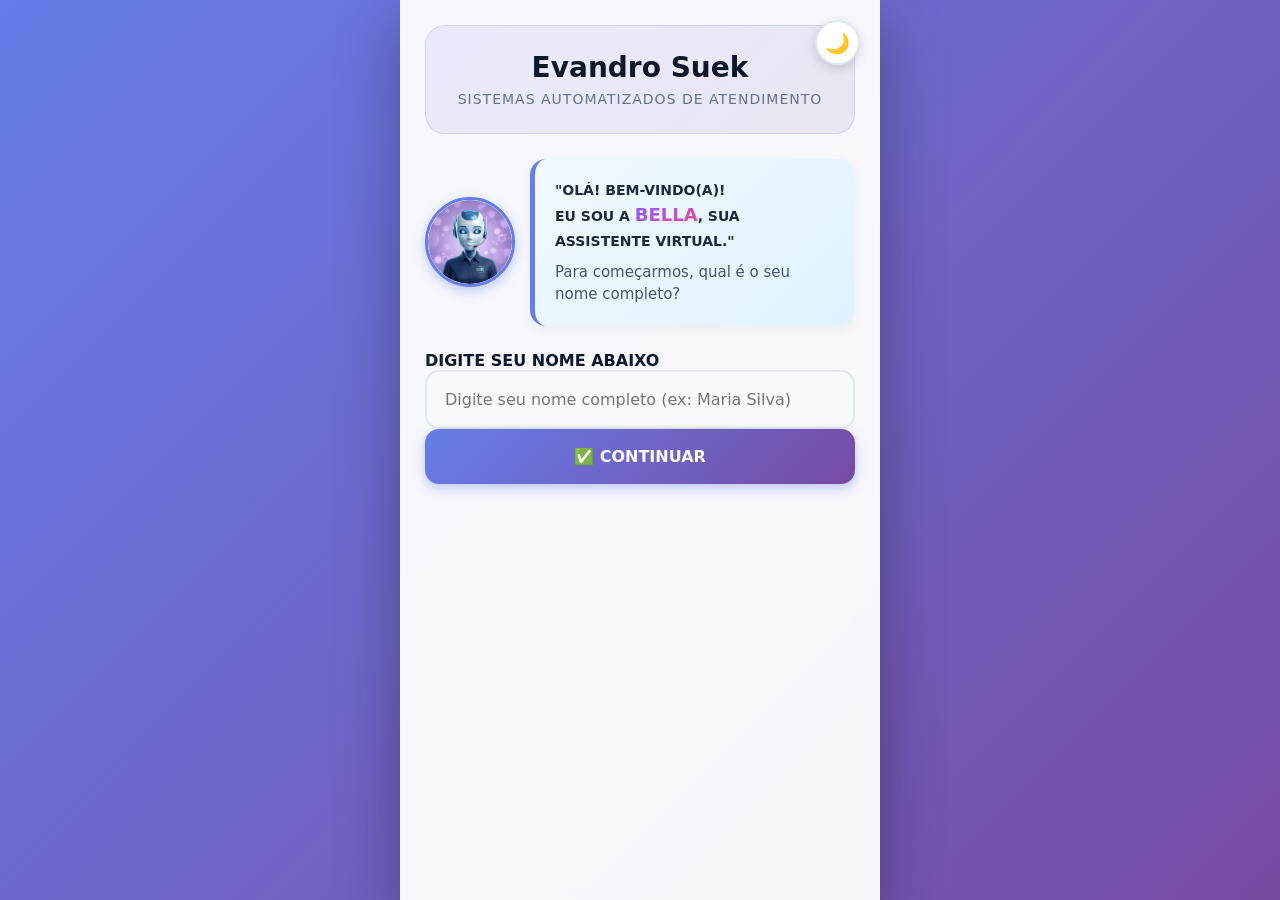
<file: index.html>
<!DOCTYPE html>
<html lang="pt-BR">
<head>
    <meta charset="UTF-8">
    <meta name="viewport" content="width=device-width, initial-scale=1.0">
    <title>Agendamento Online</title>
    <link rel="stylesheet" href="style.css">
    <link rel="stylesheet" href="configuracoes_bot.css">
</head>
<body>
    <div id="app-container">

        <!-- TELA 0: ENTRADA -->
        <div id="tela-entrada" class="tela ativa">
            <button onclick="alternarTema()" id="btn-tema" class="btn-flutuante">🌙</button>
            
            <div class="box-empresa">
                <h1 id="display-nome-empresa">Evandro Suek</h1>
                <span class="subtitulo-empresa" id="display-subtitulo">Sistemas Automatizados de Atendimento</span>
            </div>
            
            <div class="row-bot-info">
                <div class="box-foto-bot">
                    <img src="bot.png" alt="Bot" onerror="this.src='https://ui-avatars.com/api/?name=Bot&background=8b5cf6&color=fff&size=150'">
                </div>
                <div class="box-msg-bot">
                    <p class="msg-bot-principal">"OLÁ! BEM-VINDO(A)!<br>EU SOU A <span class="destaque-bella" id="display-nome-bot">BELLA</span>, SUA ASSISTENTE VIRTUAL."</p>
                    <p class="msg-bot-secundaria">Para começarmos, qual é o seu nome completo?</p>
                </div>
            </div>
            
            <div class="box-orientacao">
                <strong>DIGITE SEU NOME ABAIXO</strong>
            </div>
            
            <div class="box-input-nome">
               <input type="text" id="input-nome-cliente" placeholder="Digite seu nome completo (ex: Maria Silva)" required>
            </div>
            
            <button onclick="iniciarSistema()" class="btn-grande btn-primario">✅ CONTINUAR</button>
        </div>

        <!-- TELA 1: BOAS-VINDAS -->
        <div id="tela-boas-vindas" class="tela">
            <div class="header-box">
                <h1>Olá, <span id="nome-cliente-destaque">...</span>!</h1>
                <p class="msg-intro">Como posso ajudar você hoje?</p>
            </div>

            <button id="btn-meus-agendamentos" onclick="navegar('tela-agendamentos')" class="btn-grande btn-terciario" style="display: none;">
                  VER MEUS AGENDAMENTOS
            </button>

            <div class="botoes-acao">
                <button onclick="navegar('tela-servicos')" class="btn-grande btn-primario">📅 AGENDAR AGORA</button>
                <button onclick="navegar('tela-servicos')" class="btn-grande btn-secundario">📋 SERVIÇOS</button>
                <button onclick="alert('Chamando atendente...')" class="btn-grande btn-terciario">👤 FALAR COM ATENDENTE</button>
            </div>
        </div>

        <!-- TELA 2: SERVIÇOS -->
        <div id="tela-servicos" class="tela">
            <div class="header-simples">
                <button onclick="navegar('tela-boas-vindas')" class="btn-voltar">← Voltar</button>
                <h2>Nossos <span class="destaque-nome">SERVIÇOS</span></h2>
            </div>
            <div class="lista-servicos">
                <div class="card-servico" onclick="selecionarServico('Corte Masculino')">
                    <span class="emoji">✂️</span>
                    <div class="info"><strong>Corte Masculino</strong><span class="detalhes">R$ 35,00 • 30 min</span></div>
                </div>
                <div class="card-servico" onclick="selecionarServico('Barba Completa')">
                    <span class="emoji">🧔</span>
                    <div class="info"><strong>Barba Completa</strong><span class="detalhes">R$ 25,00 • 25 min</span></div>
                </div>
                <div class="card-servico" onclick="selecionarServico('Corte + Barba')">
                    <span class="emoji">✨</span>
                    <div class="info"><strong>Corte + Barba</strong><span class="detalhes">R$ 55,00 • 50 min</span></div>
                </div>
            </div>
        </div>

        <!-- TELA 3: DATA -->
        <div id="tela-data" class="tela">
            <div class="header-simples">
                <button onclick="navegar('tela-servicos')" class="btn-voltar">← Voltar</button>
                <h2>Escolha o Dia</h2>
            </div>
            <div class="lista-datas">
                <div class="card-data" onclick="selecionarData('Hoje, Segunda')">
                    <span class="emoji">📆</span>
                    <div class="info"><strong>HOJE</strong><span class="detalhes" id="label-hoje">Segunda-feira</span></div>
                </div>
                <div class="card-data" onclick="selecionarData('Amanhã, Terça')">
                    <span class="emoji"></span>
                    <div class="info"><strong>AMANHÃ</strong><span class="detalhes" id="label-amanha">Terça-feira</span></div>
                </div>
                <div class="card-data" onclick="selecionarData('Outro Dia')">
                    <span class="emoji">🗓️</span>
                    <div class="info"><strong>OUTRO DIA</strong><span class="detalhes">Calendário</span></div>
                </div>
            </div>
        </div>

        <!-- TELA 4: CALENDÁRIO -->
        <div id="tela-calendario" class="tela">
            <div class="header-simples">
                <button onclick="navegar('tela-data')" class="btn-voltar">← Voltar</button>
                <h2>Calendário</h2>
            </div>
            <div class="calendario-wrapper">
                <div class="calendario-header">
                    <button onclick="mudarMes(-1)" class="btn-nav-cal">◀</button>
                    <span id="mes-ano-cal"></span>
                    <button onclick="mudarMes(1)" class="btn-nav-cal">▶</button>
                </div>
                <div class="calendario-semanas">
                    <div>D</div><div>S</div><div>T</div><div>Q</div><div>Q</div><div>S</div><div>S</div>
                </div>
                <div class="calendario-dias" id="calendario-dias"></div>
            </div>
        </div>

        <!-- TELA 5: TURNO -->
        <div id="tela-turno" class="tela">
            <div class="header-simples">
                <button onclick="navegar('tela-data')" class="btn-voltar">← Voltar</button>
                <h2>Qual período prefere?</h2>
            </div>
            <p class="texto-orientacao">Para: <span id="turno-data-display" class="destaque-texto">...</span></p>
            <div class="grid-turnos">
                <button onclick="selecionarTurno('dia')" class="card-turno dia">
                    <span class="emoji-grande">🌞</span><strong>DIA</strong>
                </button>
                <button onclick="selecionarTurno('noite')" class="card-turno noite">
                    <span class="emoji-grande">🌙</span><strong>NOITE</strong>
                </button>
            </div>
        </div>

        <!-- TELA 6: HORÁRIO -->
        <div id="tela-horario" class="tela">
            <div class="header-simples">
                <button onclick="navegar('tela-turno')" class="btn-voltar">← Voltar</button>
                <h2>Horários (<span id="turno-atual-display">Dia</span>)</h2>
            </div>
            <p class="texto-orientacao">Escolha um horário:</p>
            <div class="lista-horarios" id="lista-horarios-dinamica"></div>
        </div>

        <!-- TELA 7: WHATSAPP -->
        <div id="tela-whatsapp" class="tela">
            <div class="header-simples">
                <button onclick="navegar('tela-horario')" class="btn-voltar">← Voltar</button>
                <h2>Confirmar</h2>
            </div>
            <div class="input-group">
                <label>Seu WhatsApp:</label>
                <input type="tel" id="input-telefone" placeholder="(XX) 9XXXX-XXXX" oninput="mascararTelefone(this)">
            </div>
            <button onclick="confirmarAgendamento()" class="btn-grande btn-primario">✅ FINALIZAR AGENDAMENTO</button>
        </div>

        <!-- TELA 8: SUCESSO -->
        <div id="tela-sucesso" class="tela">
            <div class="header-sucesso">
                <span class="emoji-grande"></span>
                <h2>AGENDADO COM SUCESSO!</h2>
            </div>
            <div class="card-resumo">
                <p>👤 <span id="resumo-nome">...</span></p>
                <p>✂️ <span class="destaque-nome" id="resumo-servico">...</span></p>
                <p> <span id="resumo-data">...</span></p>
                <p>🕐 <span id="resumo-hora">...</span></p>
            </div>
            <button onclick="reagendarAgora()" class="btn-grande btn-secundario">📅 REAGENDAR</button>
            <button onclick="cancelarAgora()" class="btn-grande btn-cancelar">❌ CANCELAR</button>
            <button onclick="window.location.reload()" class="btn-grande btn-terciario">🏠 INÍCIO</button>
        </div>

        <!-- TELA 9: MEUS AGENDAMENTOS -->
        <div id="tela-agendamentos" class="tela">
            <div class="header-simples">
                <button onclick="navegar('tela-boas-vindas')" class="btn-voltar">← Voltar</button>
                <h2>Meus Agendamentos</h2>
            </div>
            <div id="lista-agendamentos"></div>
            <div id="msg-sem-agendamento" style="display:none; text-align:center; padding:40px 0;">
                <span class="emoji-grande">📭</span>
                <p>Nenhum agendamento encontrado.</p>
                <button onclick="navegar('tela-servicos')" class="btn-grande btn-primario" style="margin-top:15px;">FAZER AGENDAMENTO</button>
            </div>
        </div>

    </div>
    <script src="script.js"></script>
</body>
</html>
</file>
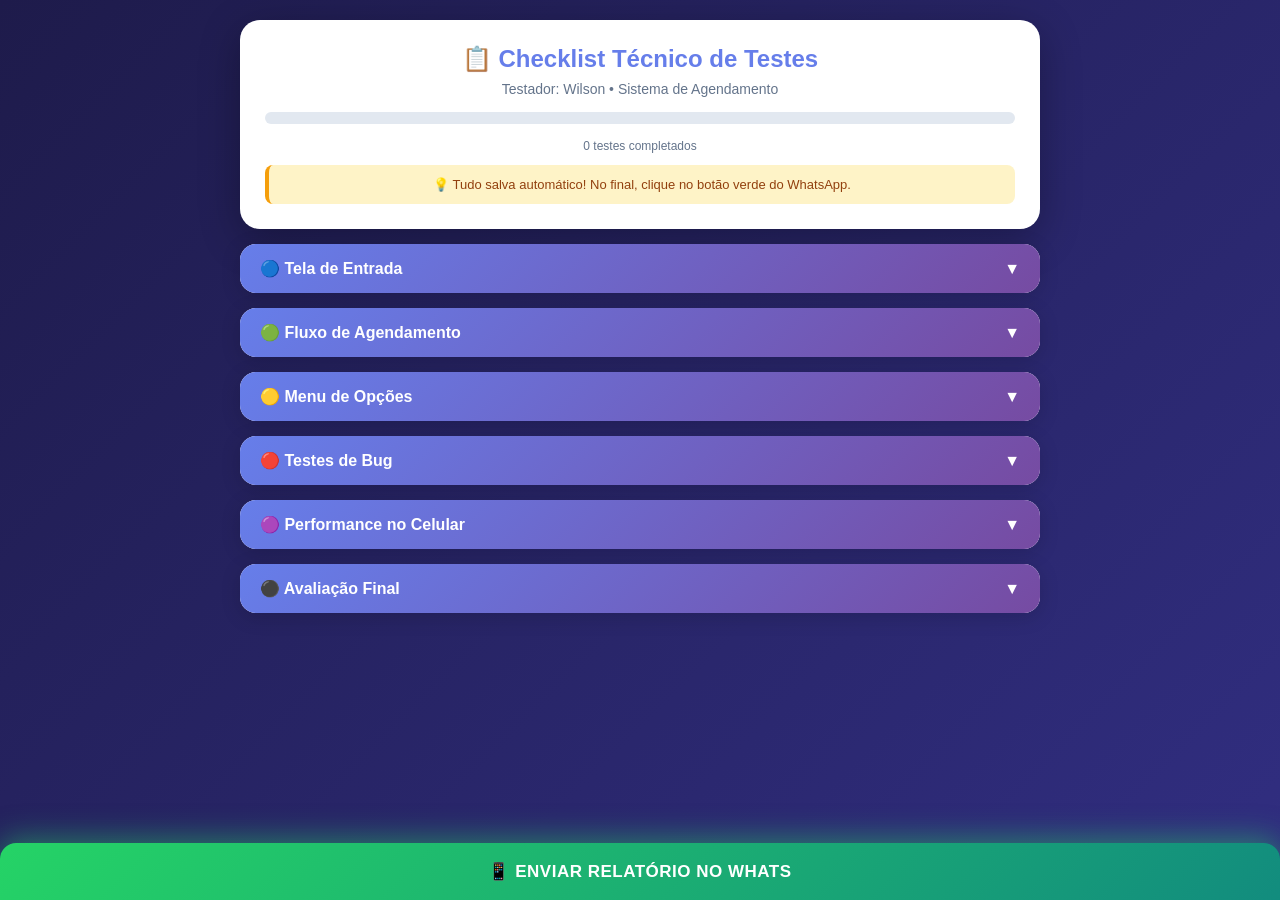
<file: checklist_wilson.html>
<!DOCTYPE html>
<html lang="pt-BR">
<head>
    <meta charset="UTF-8">
    <meta name="viewport" content="width=device-width, initial-scale=1.0, maximum-scale=1.0, user-scalable=no">
    <title>Checklist Técnico - Wilson</title>
    <style>
        * { margin: 0; padding: 0; box-sizing: border-box; font-family: 'Segoe UI', sans-serif; }
        body { background: linear-gradient(135deg, #1e1b4b, #312e81); min-height: 100vh; padding: 20px 15px; padding-bottom: 100px; }
        .container { max-width: 800px; margin: 0 auto; }
        
        .header { background: white; border-radius: 20px; padding: 25px; margin-bottom: 15px; text-align: center; box-shadow: 0 10px 40px rgba(0,0,0,0.3); }
        .header h1 { color: #667eea; font-size: 24px; margin-bottom: 8px; }
        .header p { color: #64748b; font-size: 14px; }
        
        .progresso { background: #e2e8f0; border-radius: 10px; height: 12px; margin: 15px 0; overflow: hidden; }
        .progresso-fill { background: #10b981; height: 100%; width: 0%; transition: width 0.3s; }
        
        .secao { background: white; border-radius: 16px; margin-bottom: 15px; overflow: hidden; box-shadow: 0 4px 20px rgba(0,0,0,0.15); }
        .secao-header { background: linear-gradient(135deg, #667eea, #764ba2); color: white; padding: 15px 20px; cursor: pointer; display: flex; justify-content: space-between; align-items: center; font-weight: 600; }
        .secao-conteudo { display: none; padding: 15px 20px; }
        .secao-conteudo.aberta { display: block; }
        
        .teste { background: #f8fafc; border: 2px solid #e2e8f0; border-radius: 12px; padding: 15px; margin-bottom: 12px; }
        .teste.completo { border-color: #10b981; background: #f0fdf4; }
        .teste-titulo { font-weight: 700; color: #1e293b; font-size: 15px; margin-bottom: 8px; display: block; }
        .teste-desc { color: #64748b; font-size: 13px; margin-bottom: 10px; line-height: 1.5; }
        
        .opcoes { display: flex; flex-wrap: wrap; gap: 8px; margin: 10px 0; }
        .opcao { flex: 1; min-width: 100px; }
        .opcao input { display: none; }
        .opcao label { display: block; background: white; border: 2px solid #e2e8f0; border-radius: 8px; padding: 8px; text-align: center; font-size: 13px; cursor: pointer; }
        .opcao input:checked + label { border-color: #667eea; background: #ede9fe; color: #667eea; font-weight: 700; }
        
        .anotacao { margin-top: 10px; }
        .anotacao label { display: block; font-size: 12px; color: #64748b; margin-bottom: 4px; font-weight: 600; }
        .anotacao textarea { width: 100%; min-height: 50px; padding: 10px; border: 2px solid #e2e8f0; border-radius: 8px; font-size: 13px; resize: vertical; }
        
        .checkbox { display: flex; align-items: center; gap: 8px; margin: 8px 0; padding: 8px; background: white; border-radius: 8px; }
        .checkbox input { width: 18px; height: 18px; }
        .checkbox label { font-size: 13px; color: #475569; cursor: pointer; }
        
        /* BOTÃO WHATSAPP GIGANTE */
        .btn-whatsapp {
            position: fixed; bottom: 0; left: 0; right: 0;
            background: linear-gradient(135deg, #25D366, #128C7E);
            color: white; padding: 18px 15px; font-size: 17px; font-weight: 800;
            border: none; border-radius: 16px 16px 0 0; cursor: pointer;
            z-index: 1000; box-shadow: 0 -4px 30px rgba(37,211,102,0.5);
            text-transform: uppercase; letter-spacing: 0.5px;
            display: flex; align-items: center; justify-content: center; gap: 10px;
        }
        .btn-whatsapp:active { transform: scale(0.98); }
        
        /* MODAL */
        .modal { display: none; position: fixed; top: 0; left: 0; right: 0; bottom: 0; background: rgba(0,0,0,0.85); z-index: 2000; justify-content: center; align-items: center; }
        .modal.ativo { display: flex; }
        .modal-box { background: white; border-radius: 24px; padding: 35px 25px; text-align: center; max-width: 90%; width: 380px; animation: slideUp 0.3s; }
        @keyframes slideUp { from { transform: translateY(30px); opacity: 0; } to { transform: translateY(0); opacity: 1; } }
        .modal-emoji { font-size: 56px; margin-bottom: 15px; }
        .modal h2 { color: #25D366; font-size: 24px; margin-bottom: 12px; }
        .modal p { color: #64748b; font-size: 15px; line-height: 1.6; margin-bottom: 20px; }
        .modal-btn { background: linear-gradient(135deg, #667eea, #764ba2); color: white; border: none; padding: 12px 28px; border-radius: 12px; font-size: 15px; font-weight: 700; cursor: pointer; }
    </style>
</head>
<body>

<div class="container">
    <div class="header">
        <h1>📋 Checklist Técnico de Testes</h1>
        <p>Testador: Wilson • Sistema de Agendamento</p>
        <div class="progresso"><div class="progresso-fill" id="progresso"></div></div>
        <p style="font-size:12px;color:#64748b" id="progresso-texto">0 testes completados</p>
        <div style="background:#fef3c7;border-left:4px solid #f59e0b;padding:12px;border-radius:8px;margin-top:12px;font-size:13px;color:#92400e">
            💡 Tudo salva automático! No final, clique no botão verde do WhatsApp.
        </div>
    </div>

    <!-- SEÇÃO 1: TELA DE ENTRADA -->
    <div class="secao">
        <div class="secao-header" onclick="toggle(this)">🔵 Tela de Entrada <span>▼</span></div>
        <div class="secao-conteudo">
            <div class="teste">
                <span class="teste-titulo">1.1 Validação: Só nome (sem sobrenome)</span>
                <div class="teste-desc">Digite "Wilson" e clique em CONTINUAR. O sistema deve bloquear.</div>
                <div class="opcoes">
                    <div class="opcao"><input type="radio" name="t1-1" id="t1-1-a" value="ok"><label for="t1-1-a">✅ Bloqueou</label></div>
                    <div class="opcao"><input type="radio" name="t1-1" id="t1-1-b" value="fail"><label for="t1-1-b">❌ Deixou passar</label></div>
                    <div class="opcao"><input type="radio" name="t1-1" id="t1-1-c" value="travou"><label for="t1-1-c">️ Travou</label></div>
                </div>
                <div class="anotacao"><label>📝 Anotação:</label><textarea></textarea></div>
            </div>
            <div class="teste">
                <span class="teste-titulo">1.2 Entrada: Nome + Sobrenome</span>
                <div class="teste-desc">Digite "Wilson Silva" e clique em CONTINUAR.</div>
                <div class="opcoes">
                    <div class="opcao"><input type="radio" name="t1-2" id="t1-2-a" value="ok"><label for="t1-2-a">✅ Avançou rápido</label></div>
                    <div class="opcao"><input type="radio" name="t1-2" id="t1-2-b" value="lento"><label for="t1-2-b">⚠️ Demorou</label></div>
                    <div class="opcao"><input type="radio" name="t1-2" id="t1-2-c" value="fail"><label for="t1-2-c">❌ Erro</label></div>
                </div>
                <div class="anotacao"><label>📝 Anotação:</label><textarea></textarea></div>
            </div>
            <div class="teste">
                <span class="teste-titulo">1.3 Formatação do nome</span>
                <div class="teste-desc">Digite "wilson silva" (minúsculo). O sistema corrigiu?</div>
                <div class="opcoes">
                    <div class="opcao"><input type="radio" name="t1-3" id="t1-3-a" value="ok"><label for="t1-3-a">✅ Corrigiu</label></div>
                    <div class="opcao"><input type="radio" name="t1-3" id="t1-3-b" value="fail"><label for="t1-3-b">❌ Não corrigiu</label></div>
                </div>
                <div class="anotacao"><label>📝 Anotação:</label><textarea></textarea></div>
            </div>
        </div>
    </div>

    <!-- SEÇÃO 2: FLUXO DE AGENDAMENTO -->
    <div class="secao">
        <div class="secao-header" onclick="toggle(this)">🟢 Fluxo de Agendamento <span>▼</span></div>
        <div class="secao-conteudo">
            <div class="teste">
                <span class="teste-titulo">2.1 Escolha de Serviço</span>
                <div class="opcoes">
                    <div class="opcao"><input type="radio" name="t2-1" id="t2-1-a" value="ok"><label for="t2-1-a">✅ Selecionou</label></div>
                    <div class="opcao"><input type="radio" name="t2-1" id="t2-1-b" value="fail"><label for="t2-1-b">❌ Não funcionou</label></div>
                </div>
                <div class="anotacao"><label>📝 Anotação:</label><textarea></textarea></div>
            </div>
            <div class="teste">
                <span class="teste-titulo">2.2 Escolha de Data</span>
                <div class="opcoes">
                    <div class="opcao"><input type="radio" name="t2-2" id="t2-2-a" value="ok"><label for="t2-2-a">✅ Funcionou</label></div>
                    <div class="opcao"><input type="radio" name="t2-2" id="t2-2-b" value="bug"><label for="t2-2-b">⚠️ Datas passadas clicáveis</label></div>
                </div>
                <div class="anotacao"><label>📝 Anotação:</label><textarea></textarea></div>
            </div>
            <div class="teste">
                <span class="teste-titulo">2.3 Escolha de Horário</span>
                <div class="opcoes">
                    <div class="opcao"><input type="radio" name="t2-3" id="t2-3-a" value="ok"><label for="t2-3-a">✅ Selecionou</label></div>
                    <div class="opcao"><input type="radio" name="t2-3" id="t2-3-b" value="fail"><label for="t2-3-b">❌ Não destacou</label></div>
                </div>
                <div class="anotacao"><label>📝 Anotação:</label><textarea></textarea></div>
            </div>
            <div class="teste">
                <span class="teste-titulo">2.4 Confirmação do Agendamento</span>
                <div class="opcoes">
                    <div class="opcao"><input type="radio" name="t2-4" id="t2-4-a" value="ok"><label for="t2-4-a">✅ Mensagem de sucesso</label></div>
                    <div class="opcao"><input type="radio" name="t2-4" id="t2-4-b" value="fail"><label for="t2-4-b">❌ Sem mensagem</label></div>
                </div>
                <div class="anotacao"><label>📝 Anotação:</label><textarea></textarea></div>
            </div>
            <div class="teste">
                <span class="teste-titulo">2.5 Verificar na Lista de Agendamentos</span>
                <div class="opcoes">
                    <div class="opcao"><input type="radio" name="t2-5" id="t2-5-a" value="ok"><label for="t2-5-a">✅ Apareceu completo</label></div>
                    <div class="opcao"><input type="radio" name="t2-5" id="t2-5-b" value="fail"><label for="t2-5-b">❌ Não apareceu</label></div>
                </div>
                <div class="anotacao"><label>📝 Anotação:</label><textarea></textarea></div>
            </div>
        </div>
    </div>

    <!-- SEÇÃO 3: MENU DE OPÇÕES -->
    <div class="secao">
        <div class="secao-header" onclick="toggle(this)">🟡 Menu de Opções <span>▼</span></div>
        <div class="secao-conteudo">
            <div class="teste">
                <span class="teste-titulo">3.1 Abrir Menu de Opções</span>
                <div class="opcoes">
                    <div class="opcao"><input type="radio" name="t3-1" id="t3-1-a" value="ok"><label for="t3-1-a">✅ Abriu</label></div>
                    <div class="opcao"><input type="radio" name="t3-1" id="t3-1-b" value="fail"><label for="t3-1-b">❌ Não abriu</label></div>
                </div>
                <div class="anotacao"><label>📝 Anotação:</label><textarea></textarea></div>
            </div>
            <div class="teste">
                <span class="teste-titulo">3.2 Função VOLTAR</span>
                <div class="opcoes">
                    <div class="opcao"><input type="radio" name="t3-2" id="t3-2-a" value="ok"><label for="t3-2-a">✅ Voltou sem cancelar</label></div>
                    <div class="opcao"><input type="radio" name="t3-2" id="t3-2-b" value="fail"><label for="t3-2-b">❌ Agendamento sumiu</label></div>
                </div>
                <div class="anotacao"><label>📝 Anotação:</label><textarea></textarea></div>
            </div>
            <div class="teste">
                <span class="teste-titulo">3.3 Função REAGENDAR</span>
                <div class="opcoes">
                    <div class="opcao"><input type="radio" name="t3-3" id="t3-3-a" value="ok"><label for="t3-3-a">✅ Mudou horário</label></div>
                    <div class="opcao"><input type="radio" name="t3-3" id="t3-3-b" value="fail"><label for="t3-3-b">❌ Duplicou agendamento</label></div>
                </div>
                <div class="anotacao"><label>📝 Anotação:</label><textarea></textarea></div>
            </div>
            <div class="teste">
                <span class="teste-titulo">3.4 Função CANCELAR</span>
                <div class="opcoes">
                    <div class="opcao"><input type="radio" name="t3-4" id="t3-4-a" value="ok"><label for="t3-4-a">✅ Cancelou</label></div>
                    <div class="opcao"><input type="radio" name="t3-4" id="t3-4-b" value="fail"><label for="t3-4-b">❌ Continuou na lista</label></div>
                </div>
                <div class="anotacao"><label>📝 Anotação:</label><textarea></textarea></div>
            </div>
        </div>
    </div>

    <!-- SEÇÃO 4: BUGS E SEGURANÇA -->
    <div class="secao">
        <div class="secao-header" onclick="toggle(this)">🔴 Testes de Bug <span>▼</span></div>
        <div class="secao-conteudo">
            <div class="teste">
                <span class="teste-titulo">4.1 🚨 Agendamento Duplo (CRÍTICO)</span>
                <div class="teste-desc" style="color:#dc2626;font-weight:700">Tente agendar o MESMO horário duas vezes!</div>
                <div class="opcoes">
                    <div class="opcao"><input type="radio" name="t4-1" id="t4-1-a" value="ok"><label for="t4-1-a">✅ Bloqueou</label></div>
                    <div class="opcao"><input type="radio" name="t4-1" id="t4-1-b" value="fail"><label for="t4-1-b">❌ Deixou agendar 2x</label></div>
                </div>
                <div class="anotacao"><label>📝 Anotação:</label><textarea></textarea></div>
            </div>
            <div class="teste">
                <span class="teste-titulo">4.2 Agendamento em Data Passada</span>
                <div class="opcoes">
                    <div class="opcao"><input type="radio" name="t4-2" id="t4-2-a" value="ok"><label for="t4-2-a">✅ Bloqueada</label></div>
                    <div class="opcao"><input type="radio" name="t4-2" id="t4-2-b" value="fail"><label for="t4-2-b">❌ Deixou agendar</label></div>
                </div>
                <div class="anotacao"><label>📝 Anotação:</label><textarea></textarea></div>
            </div>
            <div class="teste">
                <span class="teste-titulo">4.3 Agendamento em Domingo</span>
                <div class="opcoes">
                    <div class="opcao"><input type="radio" name="t4-3" id="t4-3-a" value="ok"><label for="t4-3-a">✅ Bloqueado</label></div>
                    <div class="opcao"><input type="radio" name="t4-3" id="t4-3-b" value="fail"><label for="t4-3-b">❌ Deixou agendar</label></div>
                </div>
                <div class="anotacao"><label>📝 Anotação:</label><textarea></textarea></div>
            </div>
        </div>
    </div>

    <!-- SEÇÃO 5: PERFORMANCE -->
    <div class="secao">
        <div class="secao-header" onclick="toggle(this)">🟣 Performance no Celular <span>▼</span></div>
        <div class="secao-conteudo">
            <div class="teste">
                <span class="teste-titulo">5.1 Tempo de Carregamento</span>
                <div class="opcoes">
                    <div class="opcao"><input type="radio" name="t5-1" id="t5-1-a" value="rapido"><label for="t5-1-a">✅ Até 3s</label></div>
                    <div class="opcao"><input type="radio" name="t5-1" id="t5-1-b" value="medio"><label for="t5-1-b">⚠️ 4-6s</label></div>
                    <div class="opcao"><input type="radio" name="t5-1" id="t5-1-c" value="lento"><label for="t5-1-c">❌ +7s</label></div>
                </div>
                <div class="anotacao"><label>📝 Segundos:</label><textarea></textarea></div>
            </div>
            <div class="teste">
                <span class="teste-titulo">5.2 Travamentos</span>
                <div class="opcoes">
                    <div class="opcao"><input type="radio" name="t5-2" id="t5-2-a" value="ok"><label for="t5-2-a">✅ Nenhum</label></div>
                    <div class="opcao"><input type="radio" name="t5-2" id="t5-2-b" value="leve"><label for="t5-2-b">⚠️ 1-2 vezes</label></div>
                    <div class="opcao"><input type="radio" name="t5-2" id="t5-2-c" value="grave"><label for="t5-2-c">❌ Várias</label></div>
                </div>
                <div class="anotacao"><label>📝 Onde travou?</label><textarea></textarea></div>
            </div>
            <div class="teste">
                <span class="teste-titulo">5.3 Interface</span>
                <div class="checkbox"><input type="checkbox" id="c5-3-1"><label for="c5-3-1">Textos legíveis</label></div>
                <div class="checkbox"><input type="checkbox" id="c5-3-2"><label for="c5-3-2">Botões fáceis de clicar</label></div>
                <div class="checkbox"><input type="checkbox" id="c5-3-3"><label for="c5-3-3">Cores agradáveis</label></div>
                <div class="checkbox"><input type="checkbox" id="c5-3-4"><label for="c5-3-4">Rolagem suave</label></div>
                <div class="anotacao"><label>📝 Melhorias:</label><textarea></textarea></div>
            </div>
        </div>
    </div>

    <!-- SEÇÃO 6: AVALIAÇÃO FINAL -->
    <div class="secao">
        <div class="secao-header" onclick="toggle(this)">⚫ Avaliação Final <span>▼</span></div>
        <div class="secao-conteudo">
            <div class="teste">
                <span class="teste-titulo">6.1 Nota Geral (0-10)</span>
                <div class="opcoes">
                    <div class="opcao"><input type="radio" name="t6-1" id="t6-1-a" value="0-4"><label for="t6-1-a">0-4</label></div>
                    <div class="opcao"><input type="radio" name="t6-1" id="t6-1-b" value="5-6"><label for="t6-1-b">5-6</label></div>
                    <div class="opcao"><input type="radio" name="t6-1" id="t6-1-c" value="7-8"><label for="t6-1-c">7-8</label></div>
                    <div class="opcao"><input type="radio" name="t6-1" id="t6-1-d" value="9-10"><label for="t6-1-d">9-10</label></div>
                </div>
            </div>
            <div class="teste">
                <span class="teste-titulo">6.2 3 Maiores Problemas</span>
                <div class="anotacao"><label>Problema 1:</label><textarea></textarea></div>
                <div class="anotacao"><label>Problema 2:</label><textarea></textarea></div>
                <div class="anotacao"><label>Problema 3:</label><textarea></textarea></div>
            </div>
            <div class="teste">
                <span class="teste-titulo">6.3 Sugestões de Melhoria</span>
                <div class="anotacao"><label>O que melhorar?</label><textarea></textarea></div>
            </div>
        </div>
    </div>
</div>

<!-- BOTÃO WHATSAPP -->
<button class="btn-whatsapp" onclick="enviarWhatsapp()">
    📱 ENVIAR RELATÓRIO NO WHATS
</button>

<!-- MODAL AGRADECIMENTO -->
<div class="modal" id="modal">
    <div class="modal-box">
        <div class="modal-emoji">❤️👨</div>
        <h2>Obrigado, Pai! 🙏</h2>
        <p>Agora é só clicar em <strong>Enviar</strong> no WhatsApp que abriu.<br><br>Você me manda o relatório e eu analiso tudo!</p>
        <button class="modal-btn" onclick="fecharModal()">Entendi! ✅</button>
    </div>
</div>

<script>
    // FUNÇÕES COMPATÍVEIS COM ANDROID ANTIGO (ES5)
    function toggle(el) {
        var conteudo = el.nextElementSibling;
        if (conteudo.style.display === 'block') {
            conteudo.style.display = 'none';
            el.querySelector('span').innerHTML = '▼';
        } else {
            conteudo.style.display = 'block';
            el.querySelector('span').innerHTML = '▲';
        }
    }

    function salvarDados() {
        var dados = {};
        var radios = document.querySelectorAll('input[type="radio"]:checked');
        for (var i = 0; i < radios.length; i++) {
            dados[radios[i].name] = radios[i].value;
        }
        var checkboxes = document.querySelectorAll('input[type="checkbox"]');
        for (var j = 0; j < checkboxes.length; j++) {
            dados[checkboxes[j].id] = checkboxes[j].checked;
        }
        var textareas = document.querySelectorAll('textarea');
        for (var k = 0; k < textareas.length; k++) {
            dados['txt_' + k] = textareas[k].value;
        }
        localStorage.setItem('checklist_wilson', JSON.stringify(dados));
        atualizarProgresso();
    }

    function carregarDados() {
        var dados = localStorage.getItem('checklist_wilson');
        if (!dados) return;
        dados = JSON.parse(dados);
        for (var key in dados) {
            if (key.indexOf('txt_') === 0) continue;
            if (key.indexOf('c5-3') === 0) {
                var cb = document.getElementById(key);
                if (cb) cb.checked = dados[key];
            } else {
                var radio = document.querySelector('input[name="' + key + '"][value="' + dados[key] + '"]');
                if (radio) radio.checked = true;
            }
        }
        var textareas = document.querySelectorAll('textarea');
        for (var k = 0; k < textareas.length; k++) {
            if (dados['txt_' + k]) textareas[k].value = dados['txt_' + k];
        }
        atualizarProgresso();
    }

    function atualizarProgresso() {
        var total = 20;
        var completos = document.querySelectorAll('input[type="radio"]:checked').length + 
                       document.querySelectorAll('input[type="checkbox"]:checked').length;
        var pct = Math.round((completos / total) * 100);
        document.getElementById('progresso').style.width = pct + '%';
        document.getElementById('progresso-texto').textContent = completos + ' de ' + total + ' testes';
        var cards = document.querySelectorAll('.teste');
        for (var i = 0; i < cards.length; i++) {
            if (cards[i].querySelector('input[type="radio"]:checked')) {
                cards[i].classList.add('completo');
            } else {
                cards[i].classList.remove('completo');
            }
        }
    }

    function gerarRelatorio() {
        var dados = localStorage.getItem('checklist_wilson');
        if (!dados) return 'Nenhum dado preenchido.';
        dados = JSON.parse(dados);
        var txt = '*📋 RELATÓRIO TÉCNICO DE TESTES - WILSON*\n';
        txt += 'Data: ' + new Date().toLocaleDateString('pt-BR') + '\n\n';
        txt += '*🔵 TELA DE ENTRADA*\n';
        txt += '1.1 Validação nome: ' + (dados['t1-1'] || '-') + '\n';
        txt += '1.2 Nome+sobrenome: ' + (dados['t1-2'] || '-') + '\n';
        txt += '1.3 Formatação: ' + (dados['t1-3'] || '-') + '\n\n';
        txt += '*🟢 AGENDAMENTO*\n';
        txt += '2.1 Serviço: ' + (dados['t2-1'] || '-') + '\n';
        txt += '2.2 Data: ' + (dados['t2-2'] || '-') + '\n';
        txt += '2.3 Horário: ' + (dados['t2-3'] || '-') + '\n';
        txt += '2.4 Confirmação: ' + (dados['t2-4'] || '-') + '\n';
        txt += '2.5 Lista: ' + (dados['t2-5'] || '-') + '\n\n';
        txt += '*🟡 MENU*\n';
        txt += '3.1 Abrir: ' + (dados['t3-1'] || '-') + '\n';
        txt += '3.2 Voltar: ' + (dados['t3-2'] || '-') + '\n';
        txt += '3.3 Reagendar: ' + (dados['t3-3'] || '-') + '\n';
        txt += '3.4 Cancelar: ' + (dados['t3-4'] || '-') + '\n\n';
        txt += '*🔴 BUGS*\n';
        txt += '4.1 Duplo: ' + (dados['t4-1'] || '-') + ' *CRÍTICO*\n';
        txt += '4.2 Data passada: ' + (dados['t4-2'] || '-') + '\n';
        txt += '4.3 Domingo: ' + (dados['t4-3'] || '-') + '\n\n';
        txt += '*🟣 PERFORMANCE*\n';
        txt += '5.1 Carregamento: ' + (dados['t5-1'] || '-') + '\n';
        txt += '5.2 Travamentos: ' + (dados['t5-2'] || '-') + '\n';
        txt += '5.3 Interface: ' + (dados['c5-3-1']?'✅':'❌') + ' ' + (dados['c5-3-2']?'✅':'❌') + ' ' + (dados['c5-3-3']?'✅':'❌') + ' ' + (dados['c5-3-4']?'✅':'❌') + '\n\n';
        txt += '*⚫ AVALIAÇÃO*\n';
        txt += 'Nota: ' + (dados['t6-1'] || '-') + '/10\n';
        return txt;
    }

    function enviarWhatsapp() {
        salvarDados();
        var relatorio = gerarRelatorio();
        // SEU NÚMERO JÁ CONFIGURADO
        var numero = '5511998699513';
        var texto = encodeURIComponent(relatorio);
        window.open('https://wa.me/' + numero + '?text=' + texto, '_blank');
        document.getElementById('modal').classList.add('ativo');
    }

    function fecharModal() {
        document.getElementById('modal').classList.remove('ativo');
    }

    // AUTO-SAVE
    document.addEventListener('DOMContentLoaded', function() {
        carregarDados();
        var inputs = document.querySelectorAll('input, textarea');
        for (var i = 0; i < inputs.length; i++) {
            inputs[i].addEventListener('change', salvarDados);
            inputs[i].addEventListener('input', salvarDados);
        }
    });
</script>

</body>
</html>
</file>
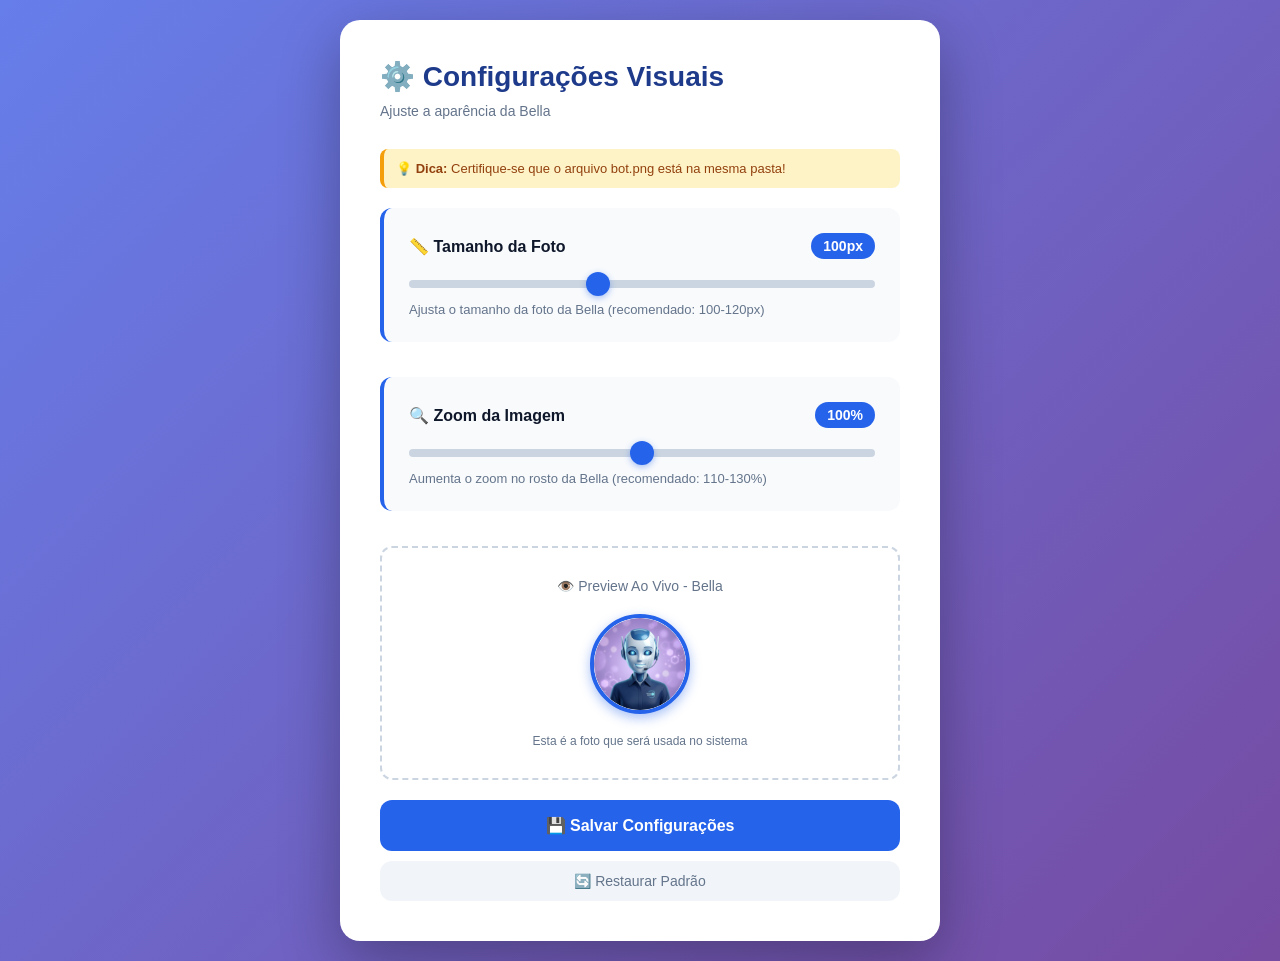
<file: configuracoes_visuais.html>
<!DOCTYPE html>
<html lang="pt-BR">
<head>
    <meta charset="UTF-8">
    <meta name="viewport" content="width=device-width, initial-scale=1.0">
    <title>Configurações Visuais - Bot</title>
    <style>
        * { margin: 0; padding: 0; box-sizing: border-box; font-family: 'Segoe UI', sans-serif; }
        
        body {
            background: linear-gradient(135deg, #667eea 0%, #764ba2 100%);
            min-height: 100vh;
            display: flex;
            justify-content: center;
            align-items: center;
            padding: 20px;
        }

        .painel-config {
            background: white;
            border-radius: 20px;
            padding: 40px;
            max-width: 600px;
            width: 100%;
            box-shadow: 0 20px 60px rgba(0,0,0,0.3);
        }

        h1 {
            color: #1e3a8a;
            margin-bottom: 10px;
            font-size: 28px;
        }

        .subtitulo {
            color: #64748b;
            margin-bottom: 30px;
            font-size: 14px;
        }

        .config-item {
            margin-bottom: 35px;
            padding: 25px;
            background: #f8fafc;
            border-radius: 12px;
            border-left: 4px solid #2563eb;
        }

        .config-label {
            display: flex;
            justify-content: space-between;
            align-items: center;
            margin-bottom: 15px;
        }

        .config-label strong {
            color: #0f172a;
            font-size: 16px;
        }

        .valor-atual {
            background: #2563eb;
            color: white;
            padding: 5px 12px;
            border-radius: 20px;
            font-size: 14px;
            font-weight: bold;
        }

        /* Slider Personalizado */
        input[type="range"] {
            width: 100%;
            height: 8px;
            border-radius: 5px;
            background: #cbd5e1;
            outline: none;
            -webkit-appearance: none;
        }

        input[type="range"]::-webkit-slider-thumb {
            -webkit-appearance: none;
            width: 24px;
            height: 24px;
            border-radius: 50%;
            background: #2563eb;
            cursor: pointer;
            box-shadow: 0 2px 6px rgba(37, 99, 235, 0.4);
            transition: transform 0.2s;
        }

        input[type="range"]::-webkit-slider-thumb:hover {
            transform: scale(1.2);
        }

        .descricao {
            margin-top: 10px;
            font-size: 13px;
            color: #64748b;
        }

        .preview-box {
            margin-top: 30px;
            padding: 30px;
            background: white;
            border: 2px dashed #cbd5e1;
            border-radius: 12px;
            text-align: center;
        }

        .preview-label {
            font-size: 14px;
            color: #64748b;
            margin-bottom: 15px;
        }

        /* PREVIEW COM A FOTO REAL */
        .preview-bot-container {
            display: flex;
            justify-content: center;
            align-items: center;
            margin: 20px 0;
        }

        .preview-bot {
            width: 100px;
            height: 100px;
            border-radius: 50%;
            overflow: hidden;
            border: 4px solid #2563eb;
            box-shadow: 0 4px 12px rgba(37, 99, 235, 0.4);
            transition: all 0.3s ease;
            background: #fff;
        }

        .preview-bot img {
            width: 100%;
            height: 100%;
            object-fit: cover;
            transition: transform 0.3s ease;
        }

        .btn-salvar {
            width: 100%;
            padding: 16px;
            background: #2563eb;
            color: white;
            border: none;
            border-radius: 12px;
            font-size: 16px;
            font-weight: bold;
            cursor: pointer;
            margin-top: 20px;
            transition: background 0.3s;
        }

        .btn-salvar:hover {
            background: #1d4ed8;
        }

        .btn-reset {
            width: 100%;
            padding: 12px;
            background: #f1f5f9;
            color: #64748b;
            border: none;
            border-radius: 12px;
            font-size: 14px;
            cursor: pointer;
            margin-top: 10px;
        }

        .btn-reset:hover {
            background: #e2e8f0;
        }

        .aviso {
            background: #fef3c7;
            border-left: 4px solid #f59e0b;
            padding: 12px;
            border-radius: 8px;
            margin-bottom: 20px;
            font-size: 13px;
            color: #92400e;
        }
    </style>
</head>
<body>
    <div class="painel-config">
        <h1>⚙️ Configurações Visuais</h1>
        <p class="subtitulo">Ajuste a aparência da Bella</p>

        <div class="aviso">
            💡 <strong>Dica:</strong> Certifique-se que o arquivo <code>bot.png</code> está na mesma pasta!
        </div>

        <!-- Slider 1: Tamanho da Área do Bot -->
        <div class="config-item">
            <div class="config-label">
                <strong>📏 Tamanho da Foto</strong>
                <span class="valor-atual" id="valor-area">100px</span>
            </div>
            <div class="slider-container">
                <input type="range" id="slider-area" min="60" max="160" value="100" step="5">
            </div>
            <p class="descricao">Ajusta o tamanho da foto da Bella (recomendado: 100-120px)</p>
        </div>

        <!-- Slider 2: Zoom da Foto -->
        <div class="config-item">
            <div class="config-label">
                <strong>🔍 Zoom da Imagem</strong>
                <span class="valor-atual" id="valor-zoom">100%</span>
            </div>
            <div class="slider-container">
                <input type="range" id="slider-zoom" min="50" max="150" value="100" step="5">
            </div>
            <p class="descricao">Aumenta o zoom no rosto da Bella (recomendado: 110-130%)</p>
        </div>

        <!-- Preview Ao Vivo COM A FOTO REAL -->
        <div class="preview-box">
            <div class="preview-label">👁️ Preview Ao Vivo - Bella</div>
            <div class="preview-bot-container">
                <div class="preview-bot" id="preview-bot">
                    <img src="bot.png" alt="Bella - Assistente Virtual" onerror="this.src='https://ui-avatars.com/api/?name=Bella&background=2563eb&color=fff&size=150'">
                </div>
            </div>
            <p style="font-size: 12px; color: #64748b; margin-top: 10px;">
                Esta é a foto que será usada no sistema
            </p>
        </div>

        <!-- Botões de Ação -->
        <button class="btn-salvar" onclick="salvarConfiguracoes()">💾 Salvar Configurações</button>
        <button class="btn-reset" onclick="resetarConfiguracoes()">🔄 Restaurar Padrão</button>
    </div>

    <script>
        // Elementos
        const sliderArea = document.getElementById('slider-area');
        const sliderZoom = document.getElementById('slider-zoom');
        const valorArea = document.getElementById('valor-area');
        const valorZoom = document.getElementById('valor-zoom');
        const previewBot = document.getElementById('preview-bot');
        const previewBotImg = previewBot.querySelector('img');

        // Carregar configurações salvas
        window.onload = function() {
            const configArea = localStorage.getItem('bot-area-size') || '100';
            const configZoom = localStorage.getItem('bot-zoom') || '100';
            
            sliderArea.value = configArea;
            sliderZoom.value = configZoom;
            
            atualizarPreview();
        };

        // Eventos de mudança
        sliderArea.addEventListener('input', atualizarPreview);
        sliderZoom.addEventListener('input', atualizarPreview);

        function atualizarPreview() {
            const areaSize = sliderArea.value;
            const zoomLevel = sliderZoom.value;

            // Atualizar valores mostrados
            valorArea.textContent = areaSize + 'px';
            valorZoom.textContent = zoomLevel + '%';

            // Aplicar no preview
            previewBot.style.width = areaSize + 'px';
            previewBot.style.height = areaSize + 'px';
            previewBotImg.style.transform = `scale(${zoomLevel / 100})`;
        }

        function salvarConfiguracoes() {
            const areaSize = sliderArea.value;
            const zoomLevel = sliderZoom.value;

            // Salvar no localStorage
            localStorage.setItem('bot-area-size', areaSize);
            localStorage.setItem('bot-zoom', zoomLevel);

            // Criar arquivo CSS com as configurações
            const cssContent = `/* Configurações Personalizadas da Bella - Gerado automaticamente */

.box-foto-bot {
    width: ${areaSize}px !important;
    height: ${areaSize}px !important;
    border: 4px solid var(--cor-primaria) !important;
    box-shadow: 0 6px 16px rgba(37, 99, 235, 0.5) !important;
}

.box-foto-bot img {
    transform: scale(${zoomLevel / 100}) !important;
    transition: transform 0.3s ease;
}

/* Ajustar container para o novo tamanho */
.row-bot-info {
    min-height: ${parseInt(areaSize) + 20}px;
    margin-bottom: 25px;
}
`;

            // Download do CSS
            const blob = new Blob([cssContent], { type: 'text/css' });
            const url = URL.createObjectURL(blob);
            const a = document.createElement('a');
            a.href = url;
            a.download = 'configuracoes_bot.css';
            a.click();
            URL.revokeObjectURL(url);

            alert(`✅ Configurações salvas!\n\nTamanho: ${areaSize}px\nZoom: ${zoomLevel}%\n\nArquivo "configuracoes_bot.css" foi baixado.\n\nCOPIE ESTE ARQUIVO para a pasta D:\\Projeto Empresas e adicione no index.html:\n<link rel="stylesheet" href="configuracoes_bot.css">`);
        }

        function resetarConfiguracoes() {
            sliderArea.value = '100';
            sliderZoom.value = '100';
            atualizarPreview();
            localStorage.removeItem('bot-area-size');
            localStorage.removeItem('bot-zoom');
            alert('🔄 Configurações restauradas para o padrão!');
        }
    </script>
</body>
</html>
</file>
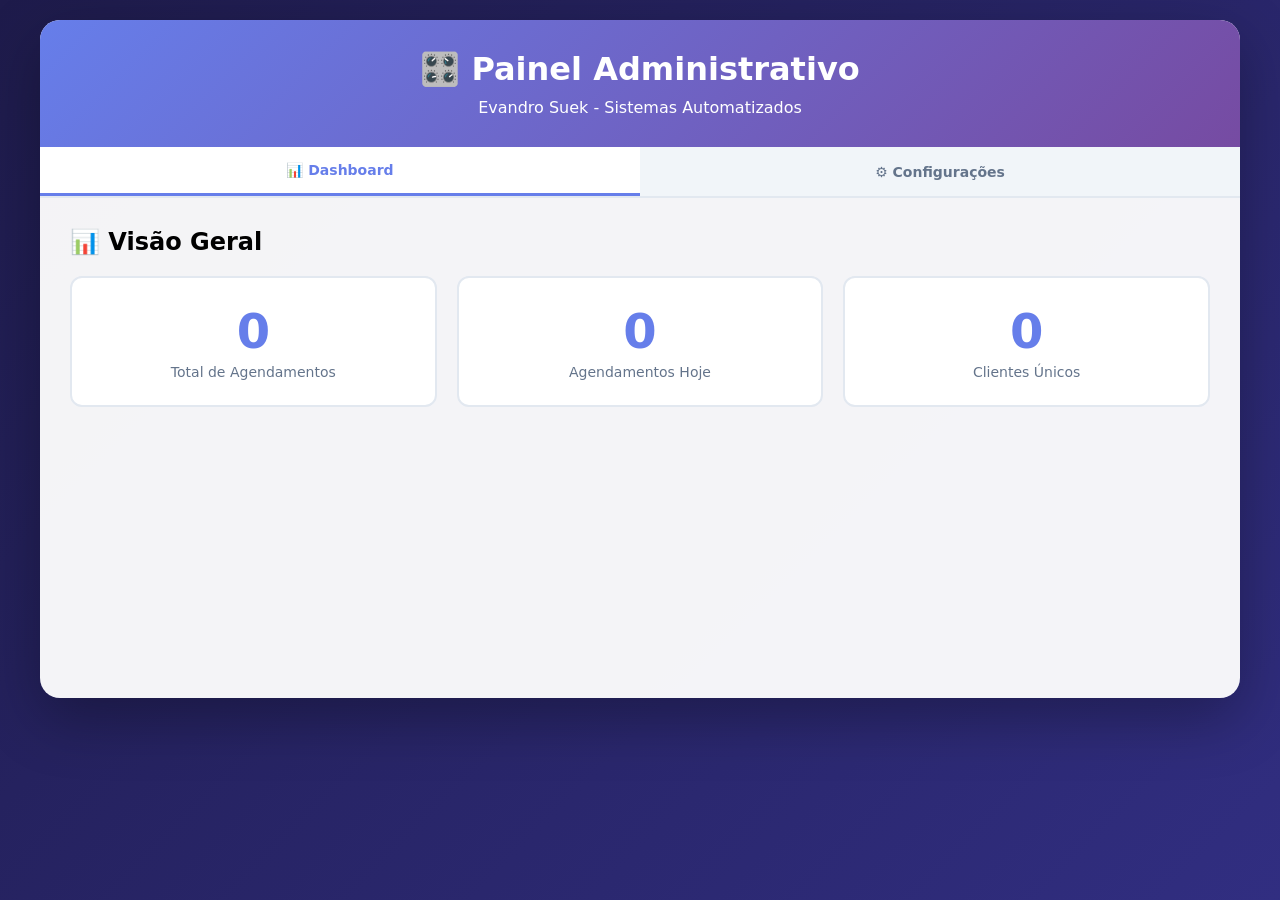
<file: painel.html>
<!DOCTYPE html>
<html lang="pt-BR">
<head>
    <meta charset="UTF-8">
    <meta name="viewport" content="width=device-width, initial-scale=1.0">
    <title>Painel Administrativo</title>
    <style>
        * { margin: 0; padding: 0; box-sizing: border-box; font-family: 'Segoe UI', system-ui, sans-serif; }
        body { background: linear-gradient(135deg, #1e1b4b 0%, #312e81 100%); min-height: 100vh; padding: 20px; }
        .painel-wrap { max-width: 1200px; margin: 0 auto; background: rgba(255, 255, 255, 0.95); border-radius: 20px; box-shadow: 0 20px 60px rgba(0, 0, 0, 0.3); overflow: hidden; }
        .header-painel { background: linear-gradient(135deg, #667eea 0%, #764ba2 100%); color: white; padding: 30px; text-align: center; }
        .header-painel h1 { font-size: 32px; margin-bottom: 10px; }
        .tabs { display: flex; background: #f1f5f9; border-bottom: 2px solid #e2e8f0; flex-wrap: wrap; }
        .tab-btn { flex: 1; min-width: 150px; padding: 15px 20px; border: none; background: transparent; cursor: pointer; font-weight: 600; color: #64748b; transition: all 0.3s; font-size: 14px; }
        .tab-btn:hover { background: rgba(102, 126, 234, 0.1); color: #667eea; }
        .tab-btn.ativo { background: white; color: #667eea; border-bottom: 3px solid #667eea; }
        .conteudo { padding: 30px; min-height: 500px; }
        .aba { display: none; animation: fadeIn 0.3s; }
        .aba.ativo { display: block; }
        @keyframes fadeIn { from { opacity: 0; transform: translateY(10px); } to { opacity: 1; transform: translateY(0); } }
        .config-card { background: white; border: 2px solid #e2e8f0; border-radius: 12px; padding: 25px; margin-bottom: 20px; }
        .config-card h3 { color: #667eea; margin-bottom: 20px; font-size: 18px; }
        .slider-group { margin-bottom: 20px; }
        .slider-group label { display: block; margin-bottom: 8px; font-weight: 600; color: #475569; font-size: 14px; }
        .slider-group input[type="text"], .slider-group input[type="time"], .slider-group select { width: 100%; padding: 12px; border-radius: 8px; border: 2px solid #e2e8f0; font-size: 14px; }
        .slider-group input:focus, .slider-group select:focus { border-color: #667eea; outline: none; }
        .btn-salvar { background: linear-gradient(135deg, #10b981 0%, #059669 100%); color: white; border: none; padding: 14px 28px; border-radius: 10px; font-weight: 700; cursor: pointer; font-size: 15px; transition: all 0.3s; box-shadow: 0 4px 12px rgba(16, 185, 129, 0.3); }
        .btn-salvar:hover { transform: translateY(-2px); box-shadow: 0 6px 20px rgba(16, 185, 129, 0.4); }
        .stats-grid { display: grid; grid-template-columns: repeat(auto-fit, minmax(250px, 1fr)); gap: 20px; margin-bottom: 30px; }
        .stat-card { background: white; border: 2px solid #e2e8f0; border-radius: 12px; padding: 25px; text-align: center; }
        .stat-card .numero { font-size: 48px; font-weight: 800; color: #667eea; display: block; }
        .stat-card .label { color: #64748b; font-size: 14px; margin-top: 5px; }
        .dia-config { background: #f8fafc; padding: 15px; border-radius: 8px; margin-bottom: 15px; border-left: 4px solid #3b82f6; }
        .dia-config.domingo { border-left-color: #ef4444; background: #fef2f2; }
        .dia-config.sabado { border-left-color: #f59e0b; background: #fffbeb; }
    </style>
</head>
<body>
    <div class="painel-wrap">
        <div class="header-painel">
            <h1>🎛️ Painel Administrativo</h1>
            <p>Evandro Suek - Sistemas Automatizados</p>
        </div>
        
        <div class="tabs">
            <button class="tab-btn ativo" onclick="mudarAba('dashboard', this)">📊 Dashboard</button>
            <button class="tab-btn" onclick="mudarAba('configuracoes', this)">⚙️ Configurações</button>
        </div>
        
        <div class="conteudo">
            <div id="dashboard" class="aba ativo">
                <h2 style="margin-bottom: 20px;">📊 Visão Geral</h2>
                <div class="stats-grid">
                    <div class="stat-card">
                        <span class="numero" id="total-agendamentos">0</span>
                        <div class="label">Total de Agendamentos</div>
                    </div>
                    <div class="stat-card">
                        <span class="numero" id="agendamentos-hoje">0</span>
                        <div class="label">Agendamentos Hoje</div>
                    </div>
                    <div class="stat-card">
                        <span class="numero" id="clientes-unicos">0</span>
                        <div class="label">Clientes Únicos</div>
                    </div>
                </div>
            </div>
            
            <div id="configuracoes" class="aba">
                <h2 style="margin-bottom: 20px;">⚙️ Configurações do Sistema</h2>
                
                <!-- IDENTIDADE -->
                <div class="config-card">
                    <h3>🏢 Identidade</h3>
                    <div class="slider-group">
                        <label>Nome da Empresa:</label>
                        <input type="text" id="input-nome-empresa" placeholder="Ex: Clínica Sorriso">
                    </div>
                    <div class="slider-group">
                        <label>Subtítulo:</label>
                        <input type="text" id="input-subtitulo" placeholder="Ex: Especialistas em Sorrisos">
                    </div>
                    <div class="slider-group">
                        <label>Nome do Atendente (Bot):</label>
                        <input type="text" id="input-nome-bot" placeholder="Ex: Bella">
                    </div>
                    <button onclick="salvarIdentidade()" class="btn-salvar">💾 Salvar Identidade</button>
                </div>
                
                <!-- FUSO HORÁRIO -->
                <div class="config-card">
                    <h3>🌍 Fuso Horário</h3>
                    <div class="slider-group">
                        <label>Selecione o Fuso:</label>
                        <select id="fuso-horario">
                            <option value="America/Sao_Paulo">Brasília (GMT-3)</option>
                            <option value="America/Manaus">Manaus (GMT-4)</option>
                            <option value="America/Rio_Branco">Rio Branco (GMT-5)</option>
                            <option value="America/Noronha">Fernando de Noronha (GMT-2)</option>
                        </select>
                    </div>
                    <button onclick="salvarFusoHorario()" class="btn-salvar" style="background: #6366f1;">💾 Salvar Fuso</button>
                </div>
                
                <!-- HORÁRIOS POR DIA -->
                <div class="config-card">
                    <h3>📅 Horários por Dia da Semana</h3>
                    <p style="color: #64748b; margin-bottom: 15px; font-size: 13px;">Cada dia é independente. Desmarque para fechar o dia.</p>
                    <div id="container-dias-semana"></div>
                    <button onclick="salvarConfigDias()" class="btn-salvar" style="width: 100%; margin-top: 15px;">💾 Salvar Horários Semanais</button>
                </div>

                <!-- ==========================================
                     🤖 CONFIGURAÇÕES VISUAIS DO BOT
                     ========================================== -->
                <div class="config-card">
                    <h3>⚙️ Configurações Visuais - Bot</h3>
                    <p style="color:#64748b; margin-bottom:20px; font-size:14px;">Ajuste a aparência da Bella</p>

                    <div style="background:#fef3c7; border-left:4px solid #f59e0b; padding:12px; border-radius:8px; margin-bottom:20px; font-size:13px; color:#92400e;">
                        💡 <strong>Dica:</strong> O arquivo <code>bot.png</code> deve estar na mesma pasta!
                    </div>

                    <!-- Slider 1: Tamanho -->
                    <div class="slider-group" style="margin-bottom:25px; padding:20px; background:#f8fafc; border-radius:12px; border-left:4px solid #2563eb;">
                        <div style="display:flex; justify-content:space-between; align-items:center; margin-bottom:10px;">
                            <strong style="color:#0f172a;">📏 Tamanho da Foto</strong>
                            <span id="valor-area" style="background:#2563eb; color:white; padding:5px 12px; border-radius:20px; font-size:14px; font-weight:bold;">100px</span>
                        </div>
                        <input type="range" id="slider-area" min="60" max="160" value="100" step="5" style="width:100%; height:8px; border-radius:5px; background:#cbd5e1; outline:none; -webkit-appearance:none;">
                        <p style="margin-top:10px; font-size:13px; color:#64748b;">Ajusta o tamanho da foto da Bella (recomendado: 100-120px)</p>
                    </div>

                    <!-- Slider 2: Zoom -->
                    <div class="slider-group" style="margin-bottom:25px; padding:20px; background:#f8fafc; border-radius:12px; border-left:4px solid #2563eb;">
                        <div style="display:flex; justify-content:space-between; align-items:center; margin-bottom:10px;">
                            <strong style="color:#0f172a;">🔍 Zoom da Imagem</strong>
                            <span id="valor-zoom" style="background:#2563eb; color:white; padding:5px 12px; border-radius:20px; font-size:14px; font-weight:bold;">100%</span>
                        </div>
                        <input type="range" id="slider-zoom" min="50" max="150" value="100" step="5" style="width:100%; height:8px; border-radius:5px; background:#cbd5e1; outline:none; -webkit-appearance:none;">
                        <p style="margin-top:10px; font-size:13px; color:#64748b;">Aumenta o zoom no rosto da Bella (recomendado: 110-130%)</p>
                    </div>

                    <!-- Preview -->
                    <div style="margin-top:25px; padding:25px; background:white; border:2px dashed #cbd5e1; border-radius:12px; text-align:center;">
                        <div style="font-size:14px; color:#64748b; margin-bottom:15px;">👁️ Preview Ao Vivo - Bella</div>
                        <div style="display:flex; justify-content:center; align-items:center; margin:20px 0;">
                            <div id="preview-bot" style="width:100px; height:100px; border-radius:50%; overflow:hidden; border:4px solid #2563eb; box-shadow:0 4px 12px rgba(37,99,235,0.4); background:#fff; transition:all 0.2s;">
                                <img src="bot.png" style="width:100%; height:100%; object-fit:cover; transition:transform 0.3s ease;" onerror="this.src='https://ui-avatars.com/api/?name=Bella&background=2563eb&color=fff&size=150'">
                            </div>
                        </div>
                        <p style="font-size:12px; color:#64748b; margin-top:10px;">Esta é a foto que será usada no sistema</p>
                    </div>

                    <!-- Botões -->
                    <button onclick="salvarConfigBotVisual()" class="btn-salvar" style="width:100%; margin-top:20px;">💾 Salvar Configurações</button>
                    <button onclick="resetarConfigBotVisual()" style="width:100%; padding:12px; background:#f1f5f9; color:#64748b; border:none; border-radius:12px; font-size:14px; cursor:pointer; margin-top:10px;">🔄 Restaurar Padrão</button>
                </div>
            </div>
        </div>
    </div>
    
    <script>
        // ==========================================
        // 🌐 CONFIGURAÇÃO DA API (SYNC NA NUVEM)
        // ==========================================
        var API_BASE = window.location.hostname === 'localhost' || window.location.hostname === '127.0.0.1'
            ? 'http://localhost:10000'
            : 'https://sistema-agendamento-production-5fdb.up.railway.app';
        
        var diasSemana = [
            { id: 'domingo', label: 'Domingo', cor: '#ef4444', cls: 'domingo' },
            { id: 'segunda', label: 'Segunda-feira', cor: '#3b82f6', cls: '' },
            { id: 'terca', label: 'Terça-feira', cor: '#3b82f6', cls: '' },
            { id: 'quarta', label: 'Quarta-feira', cor: '#3b82f6', cls: '' },
            { id: 'quinta', label: 'Quinta-feira', cor: '#3b82f6', cls: '' },
            { id: 'sexta', label: 'Sexta-feira', cor: '#3b82f6', cls: '' },
            { id: 'sabado', label: 'Sábado', cor: '#f59e0b', cls: 'sabado' }
        ];
        
        var container = document.getElementById('container-dias-semana');
        if (container) {
            diasSemana.forEach(function(dia) {
                container.innerHTML +=
                    '<div class="dia-config ' + dia.cls + '">' +
                        '<div style="display:flex; align-items:center; gap:10px; margin-bottom:8px;">' +
                            '<input type="checkbox" id="' + dia.id + '-ativo" style="width:18px; height:18px; cursor:pointer;">' +
                            '<label style="font-weight:700; flex:1; cursor:pointer;" for="' + dia.id + '-ativo">' + dia.label + '</label>' +
                        '</div>' +
                        '<div style="display:grid; grid-template-columns:1fr 1fr; gap:8px; padding-left:28px;">' +
                            '<input type="time" id="' + dia.id + '-inicio" value="08:00">' +
                            '<input type="time" id="' + dia.id + '-fim" value="17:00">' +
                        '</div>' +
                    '</div>';
            });
        }
        
        function mudarAba(idAba, btn) {
            document.querySelectorAll('.aba').forEach(function(aba) { aba.classList.remove('ativo'); });
            document.querySelectorAll('.tab-btn').forEach(function(b) { b.classList.remove('ativo'); });
            document.getElementById(idAba).classList.add('ativo');
            btn.classList.add('ativo');
            if (idAba === 'dashboard') carregarDashboard();
        }
        
        function carregarDashboard() {
            var agendamentos = JSON.parse(localStorage.getItem('meus_agendamentos')) || [];
            var hoje = new Date().toLocaleDateString('pt-BR');
            document.getElementById('total-agendamentos').textContent = agendamentos.length;
            document.getElementById('agendamentos-hoje').textContent = agendamentos.filter(function(ag) { return ag.data === hoje; }).length;
            document.getElementById('clientes-unicos').textContent = agendamentos.map(function(ag) { return ag.nome; }).filter(function(v, i, a) { return a.indexOf(v) === i; }).length;
        }
        
        // ==========================================
        // 💾 FUNÇÕES DE SALVAR COM SYNC NA NUVEM
        // ==========================================
        
        async function salvarIdentidade() {
            var config = {
                nome_empresa: document.getElementById('input-nome-empresa').value,
                subtitulo: document.getElementById('input-subtitulo').value,
                nome_bot: document.getElementById('input-nome-bot').value
            };
            
            try {
                var response = await fetch(API_BASE + '/api/config', {
                    method: 'POST',
                    headers: { 'Content-Type': 'application/json' },
                    body: JSON.stringify(config)
                });
                
                if (response.ok) {
                    localStorage.setItem('config-identidade', JSON.stringify({
                        nomeEmpresa: config.nome_empresa,
                        subtitulo: config.subtitulo,
                        nomeBot: config.nome_bot
                    }));
                    alert('✅ Identidade salva na nuvem!\nAs mudanças aparecerão em TODOS os dispositivos.');
                } else {
                    throw new Error('Erro na API');
                }
            } catch (error) {
                localStorage.setItem('config-identidade', JSON.stringify({
                    nomeEmpresa: config.nome_empresa,
                    subtitulo: config.subtitulo,
                    nomeBot: config.nome_bot
                }));
                alert('✅ Identidade salva (modo offline).\nServidor não respondendo — mudanças só neste dispositivo.');
            }
        }
        
        async function salvarFusoHorario() {
            var fuso = document.getElementById('fuso-horario').value;
            
            try {
                var response = await fetch(API_BASE + '/api/config', {
                    method: 'POST',
                    headers: { 'Content-Type': 'application/json' },
                    body: JSON.stringify({ fuso_horario: fuso })
                });
                
                if (response.ok) {
                    localStorage.setItem('fuso-horario-sistema', fuso);
                    alert('✅ Fuso horário salvo na nuvem!');
                } else {
                    throw new Error('Erro na API');
                }
            } catch (error) {
                localStorage.setItem('fuso-horario-sistema', fuso);
                alert('✅ Fuso salvo (modo offline).');
            }
        }
        
        async function salvarConfigDias() {
            var horarios = {};
            diasSemana.forEach(function(dia) {
                horarios[dia.id] = {
                    ativo: document.getElementById(dia.id + '-ativo').checked,
                    inicio: document.getElementById(dia.id + '-inicio').value,
                    fim: document.getElementById(dia.id + '-fim').value
                };
            });
            
            try {
                var response = await fetch(API_BASE + '/api/config', {
                    method: 'POST',
                    headers: { 'Content-Type': 'application/json' },
                    body: JSON.stringify({ horarios_dia: horarios })
                });
                
                if (response.ok) {
                    localStorage.setItem('config-horarios-dia', JSON.stringify(horarios));
                    alert('✅ Horários semanais salvos na nuvem!\nDisponíveis em todos os dispositivos.');
                } else {
                    throw new Error('Erro na API');
                }
            } catch (error) {
                localStorage.setItem('config-horarios-dia', JSON.stringify(horarios));
                alert('✅ Horários salvos (modo offline).');
            }
        }
        
        // ==========================================
        // 📥 FUNÇÕES DE CARREGAR
        // ==========================================
        
        function carregarIdentidade() {
            var salvo = localStorage.getItem('config-identidade');
            if (salvo) {
                var config = JSON.parse(salvo);
                document.getElementById('input-nome-empresa').value = config.nomeEmpresa || '';
                document.getElementById('input-subtitulo').value = config.subtitulo || '';
                document.getElementById('input-nome-bot').value = config.nomeBot || 'Bella';
            } else {
                document.getElementById('input-nome-bot').value = 'Bella';
            }
        }
        
        function carregarConfigDias() {
            var salvo = localStorage.getItem('config-horarios-dia');
            if (salvo) {
                var config = JSON.parse(salvo);
                diasSemana.forEach(function(dia) {
                    if (config[dia.id]) {
                        document.getElementById(dia.id + '-ativo').checked = config[dia.id].ativo;
                        document.getElementById(dia.id + '-inicio').value = config[dia.id].inicio || '08:00';
                        document.getElementById(dia.id + '-fim').value = config[dia.id].fim || '17:00';
                    }
                });
            }
        }

        // ==========================================
        // 🤖 CONFIGURAÇÕES VISUAIS DO BOT (COMPATÍVEL ANDROID ANTIGO)
        // ==========================================

        var sliderArea = document.getElementById('slider-area');
        var sliderZoom = document.getElementById('slider-zoom');
        var valorArea = document.getElementById('valor-area');
        var valorZoom = document.getElementById('valor-zoom');
        var previewBot = document.getElementById('preview-bot');
        var previewBotImg = previewBot ? previewBot.querySelector('img') : null;

        // Carregar configurações salvas
        function carregarConfigBotVisual() {
            var configArea = localStorage.getItem('bot-area-size') || '100';
            var configZoom = localStorage.getItem('bot-zoom') || '100';
            
            if (sliderArea) sliderArea.value = configArea;
            if (sliderZoom) sliderZoom.value = configZoom;
            
            atualizarPreviewBot();
        }

        // Eventos de mudança
        if (sliderArea) {
            sliderArea.oninput = atualizarPreviewBot;
        }
        if (sliderZoom) {
            sliderZoom.oninput = atualizarPreviewBot;
        }

        function atualizarPreviewBot() {
            if (!sliderArea || !sliderZoom || !previewBot || !previewBotImg) return;
            
            var areaSize = sliderArea.value;
            var zoomLevel = sliderZoom.value;

            if (valorArea) valorArea.textContent = areaSize + 'px';
            if (valorZoom) valorZoom.textContent = zoomLevel + '%';

            if (previewBot) {
                previewBot.style.width = areaSize + 'px';
                previewBot.style.height = areaSize + 'px';
            }
            if (previewBotImg) {
                previewBotImg.style.transform = 'scale(' + (zoomLevel / 100) + ')';
            }
        }

        function salvarConfigBotVisual() {
            if (!sliderArea || !sliderZoom) return;
            
            var areaSize = sliderArea.value;
            var zoomLevel = sliderZoom.value;

            localStorage.setItem('bot-area-size', areaSize);
            localStorage.setItem('bot-zoom', zoomLevel);

            var cssContent = '/* Configurações Personalizadas da Bella - Gerado automaticamente */\n\n' +
                '.box-foto-bot {\n' +
                '    width: ' + areaSize + 'px !important;\n' +
                '    height: ' + areaSize + 'px !important;\n' +
                '    border: 4px solid var(--cor-primaria) !important;\n' +
                '    box-shadow: 0 6px 16px rgba(37, 99, 235, 0.5) !important;\n' +
                '}\n\n' +
                '.box-foto-bot img {\n' +
                '    transform: scale(' + (zoomLevel / 100) + ') !important;\n' +
                '    transition: transform 0.3s ease;\n' +
                '}\n\n' +
                '.row-bot-info {\n' +
                '    min-height: ' + (parseInt(areaSize) + 20) + 'px;\n' +
                '    margin-bottom: 25px;\n' +
                '}';

            var blob = new Blob([cssContent], { type: 'text/css' });
            var url = URL.createObjectURL(blob);
            var a = document.createElement('a');
            a.href = url;
            a.download = 'configuracoes_bot.css';
            a.click();
            URL.revokeObjectURL(url);

            alert('✅ Configurações salvas!\n\nTamanho: ' + areaSize + 'px\nZoom: ' + zoomLevel + '%\n\nArquivo "configuracoes_bot.css" foi baixado.\n\nCOPIE ESTE ARQUIVO para a pasta D:\\Projeto Empresas e adicione no index.html:\n<link rel="stylesheet" href="configuracoes_bot.css">');
        }

        function resetarConfigBotVisual() {
            if (sliderArea) sliderArea.value = '100';
            if (sliderZoom) sliderZoom.value = '100';
            atualizarPreviewBot();
            localStorage.removeItem('bot-area-size');
            localStorage.removeItem('bot-zoom');
            alert('🔄 Configurações restauradas para o padrão!');
        }

        // Inicialização
        window.addEventListener('DOMContentLoaded', function() {
            carregarIdentidade();
            carregarConfigDias();
            carregarDashboard();
            carregarConfigBotVisual();
        });
    
    </script>
</body>
</html>
</file>
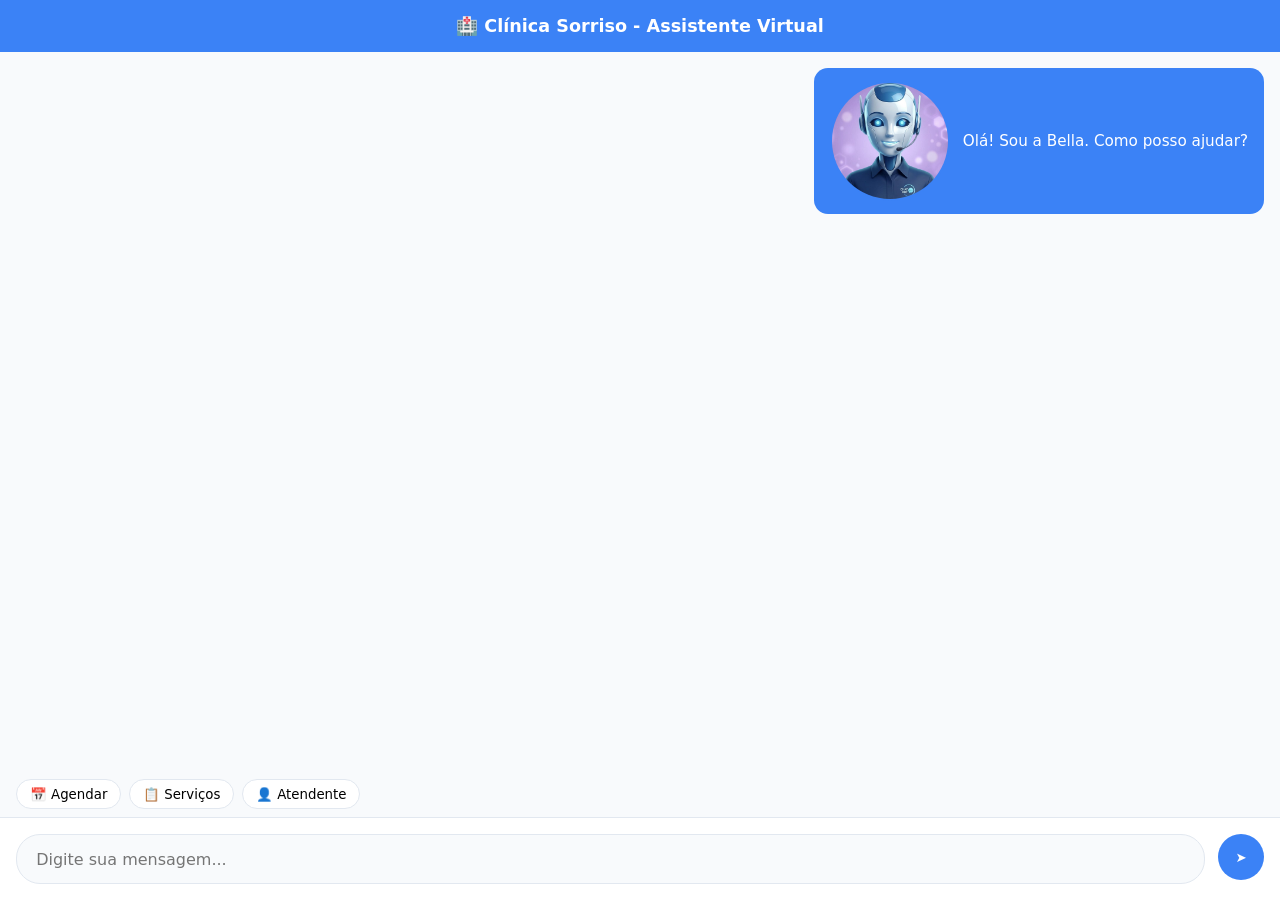
<file: simulador.html>
<!DOCTYPE html>
<html lang="pt-BR">
<head>
    <meta charset="UTF-8">
    <meta name="viewport" content="width=device-width, initial-scale=1.0">
    <title>Simulador de Atendimento</title>
    
    <!-- CSS Principal -->
    <link rel="stylesheet" href="style.css">
    
    <!-- Configurações da Bella (Zoom e Tamanho) -->
    <link rel="stylesheet" href="configuracoes_bot.css">
    
    <style>
        :root {
            --primary: #3b82f6;
            --bg: #f8fafc;
            --card: #ffffff;
            --text: #1e293b;
        }
        
        * { box-sizing: border-box; margin: 0; padding: 0; font-family: system-ui, sans-serif; }
        
        body { 
            background: var(--bg); 
            color: var(--text); 
            display: flex; 
            flex-direction: column; 
            height: 100vh; 
        }

        .clinic-banner {
            background: var(--primary);
            color: white;
            padding: 1rem;
            text-align: center;
            font-weight: 700;
            font-size: 1.1rem;
        }

        .chat-container { 
            flex: 1; 
            overflow-y: auto; 
            padding: 1rem; 
            display: flex; 
            flex-direction: column; 
            gap: 0.8rem; 
        }
        
        .chat-msg { 
            max-width: 75%; 
            padding: 0.8rem 1rem; 
            border-radius: 14px; 
            font-size: 0.95rem; 
        }
        
        .chat-msg.patient { 
            background: #dcfce7; 
            color: #14532d; 
            align-self: flex-start; 
        }
        
        .chat-msg.agent { 
            background: var(--primary); 
            color: white; 
            align-self: flex-end; 
        }

        .input-area { 
            padding: 1rem; 
            background: var(--card); 
            border-top: 1px solid #e2e8f0; 
            display: flex; 
            gap: 0.8rem; 
        }
        
        .input-area input { 
            flex: 1; 
            padding: 0.9rem 1.2rem; 
            border-radius: 24px; 
            border: 1px solid #e2e8f0; 
        }
        
        .send-btn { 
            width: 46px; 
            height: 46px; 
            border-radius: 50%; 
            border: none; 
            background: var(--primary); 
            color: white; 
            cursor: pointer;
        }

        .quick-btns { 
            display: flex; 
            gap: 0.5rem; 
            padding: 0.5rem 1rem; 
            overflow-x: auto; 
            background: var(--bg); 
        }
        
        .quick-btn { 
            background: white; 
            border: 1px solid #e2e8f0; 
            padding: 0.4rem 0.8rem; 
            border-radius: 16px; 
            cursor: pointer;
        }

        /* Avatar da Bella */
        .bot-avatar {
            width: 40px;
            height: 40px;
            border-radius: 50%;
            overflow: hidden;
            border: 2px solid var(--primary);
            margin-right: 8px;
            display: inline-block;
            vertical-align: middle;
        }
        
        .bot-avatar img {
            width: 100%;
            height: 100%;
            object-fit: cover;
        }
    </style>
</head>

<body>
    <!-- Banner -->
    <div class="clinic-banner" id="clinic-banner">
        🏥 Clínica Sorriso - Assistente Virtual
    </div>

    <!-- Chat -->
    <div class="chat-container" id="chat-container">
        <div class="chat-msg agent">
            <div class="bot-avatar">
                <img src="bot.png" alt="Bella" onerror="this.src='https://ui-avatars.com/api/?name=Bella&background=3b82f6&color=fff'">
            </div>
            Olá! Sou a Bella. Como posso ajudar?
        </div>
    </div>

    <!-- Botões rápidos -->
    <div class="quick-btns" id="quick-btns">
        <button class="quick-btn" onclick="sendQuickMessage('Quero agendar')">📅 Agendar</button>
        <button class="quick-btn" onclick="sendQuickMessage('Ver serviços')">📋 Serviços</button>
        <button class="quick-btn" onclick="sendQuickMessage('Falar com atendente')">👤 Atendente</button>
    </div>

    <!-- Input -->
    <div class="input-area">
        <input type="text" id="user-input" placeholder="Digite sua mensagem..." onkeypress="if(event.key==='Enter') sendMessage()">
        <button class="send-btn" onclick="sendMessage()">➤</button>
    </div>

    <script>
        const chatContainer = document.getElementById('chat-container');
        const userInput = document.getElementById('user-input');

        function sendQuickMessage(text) {
            userInput.value = text;
            sendMessage();
        }

        function sendMessage() {
            const message = userInput.value.trim();
            if (!message) return;

            // Mensagem do usuário
            const userMsg = document.createElement('div');
            userMsg.className = 'chat-msg patient';
            userMsg.textContent = message;
            chatContainer.appendChild(userMsg);
            userInput.value = '';

            // Resposta do bot
            setTimeout(() => {
                const botMsg = document.createElement('div');
                botMsg.className = 'chat-msg agent';
                botMsg.innerHTML = `
                    <div class="bot-avatar">
                        <img src="bot.png" alt="Bella">
                    </div>
                    Recebi sua mensagem: "${message}"
                `;
                chatContainer.appendChild(botMsg);
                chatContainer.scrollTop = chatContainer.scrollHeight;
            }, 500);
            
            chatContainer.scrollTop = chatContainer.scrollHeight;
        }
        
    </script>
</body>
</html>
<!-- FORÇAR CARREGAMENTO -->
<style>
    /* Se o CSS externo não carregar, usa isso aqui */
    .box-foto-bot, .bot-avatar {
        width: 120px !important;
        height: 120px !important;
    }
    .box-foto-bot img, .bot-avatar img {
        transform: scale(1.3) !important;
    }
</style>
</file>
<file: style.css>
:root {
    --cor-primaria: #667eea;
    --cor-secundaria: #764ba2;
    --cor-fundo: #f8fafc;
    --cor-cartao: #ffffff;
    --cor-texto: #0f172a;
    --cor-texto-light: #64748b;
    --borda: #e2e8f0;
    --sombra: 0 4px 12px rgba(0, 0, 0, 0.05);
}

body.modo-escuro {
    --cor-primaria: #3b82f6;
    --cor-secundaria: #a78bfa;
    --cor-fundo: #0f172a;
    --cor-cartao: #1e293b;
    --cor-texto: #f1f5f9;
    --cor-texto-light: #94a3b8;
    --borda: #334155;
    --sombra: 0 4px 20px rgba(0, 0, 0, 0.4);
}

/* Reset e compatibilidade mobile */
* { 
    margin: 0; 
    padding: 0; 
    box-sizing: border-box; 
    font-family: 'Segoe UI', system-ui, sans-serif; 
    -webkit-tap-highlight-color: transparent; /* Remove flash azul no Android */
}

body { 
    background: linear-gradient(135deg, #667eea 0%, #764ba2 100%);
    background-attachment: fixed;
    color: var(--cor-texto); 
    min-height: 100vh; 
    display: flex; 
    justify-content: center; 
    transition: all 0.3s ease;
    overflow-x: hidden; /* Evita rolagem lateral acidental */
}

body.modo-escuro {
    background: linear-gradient(135deg, #1e1b4b 0%, #312e81 100%);
    background-attachment: fixed;
}

#app-container { 
    width: 100%; 
    max-width: 480px; 
    background: rgba(255, 255, 255, 0.95);
    backdrop-filter: blur(10px);
    -webkit-backdrop-filter: blur(10px); /* Compatibilidade iOS/Android antigo */
    min-height: 100vh; 
    padding: 25px; 
    box-shadow: 0 20px 60px rgba(0, 0, 0, 0.3);
    position: relative; 
    margin: 0;
}

body.modo-escuro #app-container {
    background: rgba(30, 41, 59, 0.95);
    box-shadow: 0 20px 60px rgba(0, 0, 0, 0.5), 0 0 40px rgba(59, 130, 246, 0.2);
}

.tela { display: none; animation: fadeIn 0.4s ease; }
.tela.ativa { display: block; }

@keyframes fadeIn { 
    from { opacity: 0; transform: translateY(20px); } 
    to { opacity: 1; transform: translateY(0); } 
}

/* Correção de compatibilidade para botões e inputs */
button, input, select, textarea {
    appearance: none;
    -webkit-appearance: none;
    -moz-appearance: none;
}

.btn-flutuante { 
    position: absolute; 
    top: 20px; 
    right: 20px; 
    background: var(--cor-cartao); 
    border: 2px solid var(--borda); 
    border-radius: 50%; 
    width: 45px; 
    height: 45px; 
    font-size: 20px; 
    cursor: pointer; 
    z-index: 10; 
    box-shadow: 0 4px 12px rgba(0,0,0,0.15);
    display: flex; 
    align-items: center; 
    justify-content: center;
    transition: all 0.3s;
}
.btn-flutuante:hover { transform: scale(1.1); box-shadow: 0 6px 16px rgba(0,0,0,0.2); }

.destaque-nome { 
    background: linear-gradient(135deg, #667eea 0%, #764ba2 100%);
    -webkit-background-clip: text;
    -webkit-text-fill-color: transparent;
    background-clip: text;
    font-weight: 800; 
}

.destaque-bella { 
    background: linear-gradient(135deg, #8b5cf6 0%, #ec4899 100%); 
    -webkit-background-clip: text; 
    -webkit-text-fill-color: transparent; 
    background-clip: text; 
    font-weight: 900; 
    font-size: 18px; 
    display: inline;
}

.box-empresa { 
    text-align: center; 
    padding: 25px; 
    background: linear-gradient(135deg, rgba(102, 126, 234, 0.1) 0%, rgba(118, 75, 162, 0.1) 100%);
    border-radius: 20px; 
    margin-bottom: 25px;
    border: 1px solid rgba(102, 126, 234, 0.2);
}
.box-empresa h1 { font-size: 28px; color: var(--cor-texto); margin-bottom: 5px; }
.subtitulo-empresa { font-size: 14px; color: var(--cor-texto-light); text-transform: uppercase; letter-spacing: 1px; }

.row-bot-info { display: flex; gap: 15px; align-items: center; margin-bottom: 25px; }
.box-foto-bot { width: 90px; height: 90px; border-radius: 50%; overflow: hidden; border: 3px solid #667eea; flex-shrink: 0; background: white; box-shadow: 0 4px 12px rgba(102, 126, 234, 0.4); }
.box-foto-bot img { width: 100%; height: 100%; object-fit: cover; }

.box-msg-bot { flex: 1; background: linear-gradient(135deg, #f0f9ff 0%, #e0f2fe 100%); padding: 20px; border-radius: 16px; border-left: 5px solid #667eea; box-shadow: 0 4px 12px rgba(0,0,0,0.05); }
body.modo-escuro .box-msg-bot { background: linear-gradient(135deg, #1e293b 0%, #0f172a 100%); border-left-color: #a78bfa; }
.msg-bot-principal { font-weight: 800; color: #1e293b; text-transform: uppercase; font-size: 14px; line-height: 1.6; margin-bottom: 8px; }
body.modo-escuro .msg-bot-principal { color: #f1f5f9; }
.msg-bot-secundaria { color: #475569; font-size: 15px; line-height: 1.5; font-weight: 500; }
body.modo-escuro .msg-bot-secundaria { color: #cbd5e1; }

.btn-grande { width: 100%; padding: 18px; border-radius: 14px; border: none; font-weight: 700; font-size: 16px; cursor: pointer; margin-bottom: 12px; transition: all 0.3s; box-shadow: 0 4px 12px rgba(0,0,0,0.1); }
.btn-grande:active { transform: translateY(-2px); box-shadow: 0 6px 16px rgba(0,0,0,0.2); }
.btn-primario { background: linear-gradient(135deg, #667eea 0%, #764ba2 100%); color: white; box-shadow: 0 4px 12px rgba(102, 126, 234, 0.4); }
.btn-primario:hover { box-shadow: 0 6px 20px rgba(102, 126, 234, 0.5); transform: translateY(-2px); }
.btn-secundario { background: var(--cor-fundo); color: var(--cor-texto); border: 2px solid var(--borda); }
.btn-terciario { background: white; color: #0f172a; border: 2px solid var(--borda); }
.btn-cancelar { background: linear-gradient(135deg, #f87171 0%, #dc2626 100%); color: white; border: none; box-shadow: 0 4px 12px rgba(248, 113, 113, 0.4); }

input { width: 100%; padding: 18px; border-radius: 14px; border: 2px solid var(--borda); background: var(--cor-fundo); color: var(--cor-texto); font-size: 16px; transition: all 0.3s; }
input:focus { outline: none; border-color: #667eea; box-shadow: 0 0 0 4px rgba(102, 126, 234, 0.1); }

.header-simples { display: flex; align-items: center; gap: 12px; margin-bottom: 25px; }
.btn-voltar { background: var(--cor-fundo); border: 2px solid var(--borda); padding: 10px 16px; border-radius: 10px; font-size: 14px; font-weight: 600; color: var(--cor-texto); cursor: pointer; transition: all 0.3s; }
.btn-voltar:hover { background: var(--borda); transform: translateX(-3px); }
body.modo-escuro .btn-voltar { background: transparent; border: 1px solid rgba(255, 255, 255, 0.3); color: #ffffff; }

.header-box { text-align: center; padding: 30px 20px; background: linear-gradient(135deg, rgba(102, 126, 234, 0.1) 0%, rgba(118, 75, 162, 0.1) 100%); border-radius: 20px; margin-bottom: 25px; border: 1px solid rgba(102, 126, 234, 0.2); }
#nome-cliente-destaque { font-size: 32px; font-weight: 800; background: linear-gradient(135deg, #667eea 0%, #764ba2 100%); -webkit-background-clip: text; -webkit-text-fill-color: transparent; background-clip: text; margin-bottom: 8px; }
.msg-intro { font-size: 16px; color: var(--cor-texto-light); }

.grid-turnos { display: grid; grid-template-columns: 1fr 1fr; gap: 15px; margin-top: 20px; }
.card-turno { background: white; border: 2px solid var(--borda); border-radius: 16px; padding: 25px; text-align: center; cursor: pointer; transition: all 0.3s; box-shadow: 0 4px 12px rgba(0,0,0,0.05); }
.card-turno:hover { transform: translateY(-3px); box-shadow: 0 8px 20px rgba(0,0,0,0.1); }
.card-turno.dia:hover { border-color: #f59e0b; background: linear-gradient(135deg, #fffbeb 0%, #fef3c7 100%); }
.card-turno.noite:hover { border-color: #3b82f6; background: linear-gradient(135deg, #eff6ff 0%, #dbeafe 100%); }
.emoji-grande { font-size: 45px; display: block; margin-bottom: 10px; }

.card-servico, .card-data { display: flex; align-items: center; gap: 15px; background: white; padding: 18px; border-radius: 14px; border: 2px solid var(--borda); margin-bottom: 12px; cursor: pointer; transition: all 0.3s; box-shadow: 0 2px 8px rgba(0,0,0,0.05); }
.card-servico:hover, .card-data:hover { border-color: #667eea; transform: translateX(5px); box-shadow: 0 4px 12px rgba(102, 126, 234, 0.2); }
body.modo-escuro .card-servico, body.modo-escuro .card-data { background: var(--cor-cartao); border-color: var(--borda); }
.emoji { font-size: 28px; }
.info { flex: 1; }
.info strong { display: block; color: var(--cor-texto); font-size: 16px; font-weight: 700; }
.detalhes { font-size: 14px; color: var(--cor-texto-light); }

.calendario-wrapper { background: white; padding: 20px; border-radius: 16px; border: 2px solid var(--borda); box-shadow: 0 4px 12px rgba(0,0,0,0.05); }
body.modo-escuro .calendario-wrapper { background: var(--cor-cartao); border-color: var(--borda); }
.calendario-header { display: flex; justify-content: space-between; align-items: center; margin-bottom: 20px; font-weight: bold; font-size: 18px; }
.btn-nav-cal { background: linear-gradient(135deg, #667eea 0%, #764ba2 100%); border: none; padding: 8px 16px; border-radius: 10px; cursor: pointer; color: white; font-size: 16px; font-weight: 600; transition: all 0.3s; }
.btn-nav-cal:hover { transform: scale(1.05); box-shadow: 0 4px 12px rgba(102, 126, 234, 0.4); }
.calendario-semanas { display: grid; grid-template-columns: repeat(7, 1fr); text-align: center; font-weight: bold; font-size: 13px; margin-bottom: 10px; color: var(--cor-texto-light); }
.calendario-dias { display: grid; grid-template-columns: repeat(7, 1fr); gap: 6px; }
.dia-cal { padding: 14px; text-align: center; border-radius: 10px; cursor: pointer; font-size: 15px; font-weight: 600; transition: all 0.3s; }
.dia-cal:hover { background: linear-gradient(135deg, #667eea 0%, #764ba2 100%); color: white; transform: scale(1.05); }
.dia-cal.selecionado { background: linear-gradient(135deg, #667eea 0%, #764ba2 100%); color: white; font-weight: bold; box-shadow: 0 4px 12px rgba(102, 126, 234, 0.4); }
.dia-cal.bloqueado { opacity: 0.3; cursor: not-allowed; background: #fee2e2 !important; color: #999; }
.dia-cal.bloqueado:hover { background: #fee2e2 !important; transform: none; }

.lista-horarios { display: grid; grid-template-columns: repeat(3, 1fr); gap: 12px; }
.btn-slot { padding: 16px; background: white; border: 2px solid var(--borda); border-radius: 12px; cursor: pointer; font-weight: 700; font-size: 15px; color: var(--cor-texto); transition: all 0.3s; }
body.modo-escuro .btn-slot { background: var(--cor-cartao); border-color: var(--borda); }
.btn-slot:hover { border-color: #667eea; background: linear-gradient(135deg, #667eea 0%, #764ba2 100%); color: white; transform: translateY(-2px); box-shadow: 0 4px 12px rgba(102, 126, 234, 0.3); }

.card-resumo { background: linear-gradient(135deg, rgba(102, 126, 234, 0.1) 0%, rgba(118, 75, 162, 0.1) 100%); padding: 25px; border-radius: 16px; margin-bottom: 25px; border: 2px solid rgba(102, 126, 234, 0.2); }
.card-resumo p { margin-bottom: 12px; font-size: 16px; border-bottom: 1px dashed var(--borda); padding-bottom: 10px; font-weight: 500; }
.card-resumo p:last-child { border-bottom: none; margin-bottom: 0; padding-bottom: 0; }

.header-sucesso { text-align: center; margin-bottom: 25px; }
.header-sucesso .emoji-grande { font-size: 60px; display: block; margin-bottom: 10px; filter: drop-shadow(0 4px 8px rgba(0,0,0,0.2)); }
.header-sucesso h2 { font-size: 24px; font-weight: 800; color: var(--cor-texto); }

.card-agendamento { background: white; border-left: 5px solid #667eea; padding: 18px; border-radius: 12px; margin-bottom: 12px; box-shadow: 0 4px 12px rgba(0,0,0,0.08); }
body.modo-escuro .card-agendamento { background: var(--cor-cartao); }
.card-info strong { font-size: 17px; display: block; margin-bottom: 6px; color: var(--cor-texto); }
.card-actions { display: flex; gap: 10px; margin-top: 15px; }
.btn-reagendar { flex: 1; padding: 10px; border-radius: 10px; border: 2px solid #667eea; background: white; color: #667eea; font-weight: 700; cursor: pointer; font-size: 13px; transition: all 0.3s; }
.btn-reagendar:hover { background: #667eea; color: white; transform: translateY(-2px); }
.btn-cancelar-item { flex: 1; padding: 10px; border-radius: 10px; border: 2px solid #f87171; background: white; color: #dc2626; font-weight: 700; cursor: pointer; font-size: 13px; transition: all 0.3s; }
.btn-cancelar-item:hover { background: #f87171; color: white; transform: translateY(-2px); }

.texto-orientacao { text-align: center; color: var(--cor-texto-light); margin-bottom: 20px; font-size: 15px; }
.destaque-texto { color: #667eea; font-weight: 700; }

body.modo-escuro .btn-terciario { background: #334155; color: #ffffff; border: 2px solid #475569; }
body.modo-escuro .card-turno { background: var(--cor-cartao); border-color: var(--borda); }
body.modo-escuro .dia-cal:hover { background: linear-gradient(135deg, #3b82f6 0%, #8b5cf6 100%); }
body.modo-escuro .btn-flutuante { background: var(--cor-cartao); border-color: var(--borda); }
</file>
<file: configuracoes_bot.css>
/* Gerado pelo painel */
</file>
